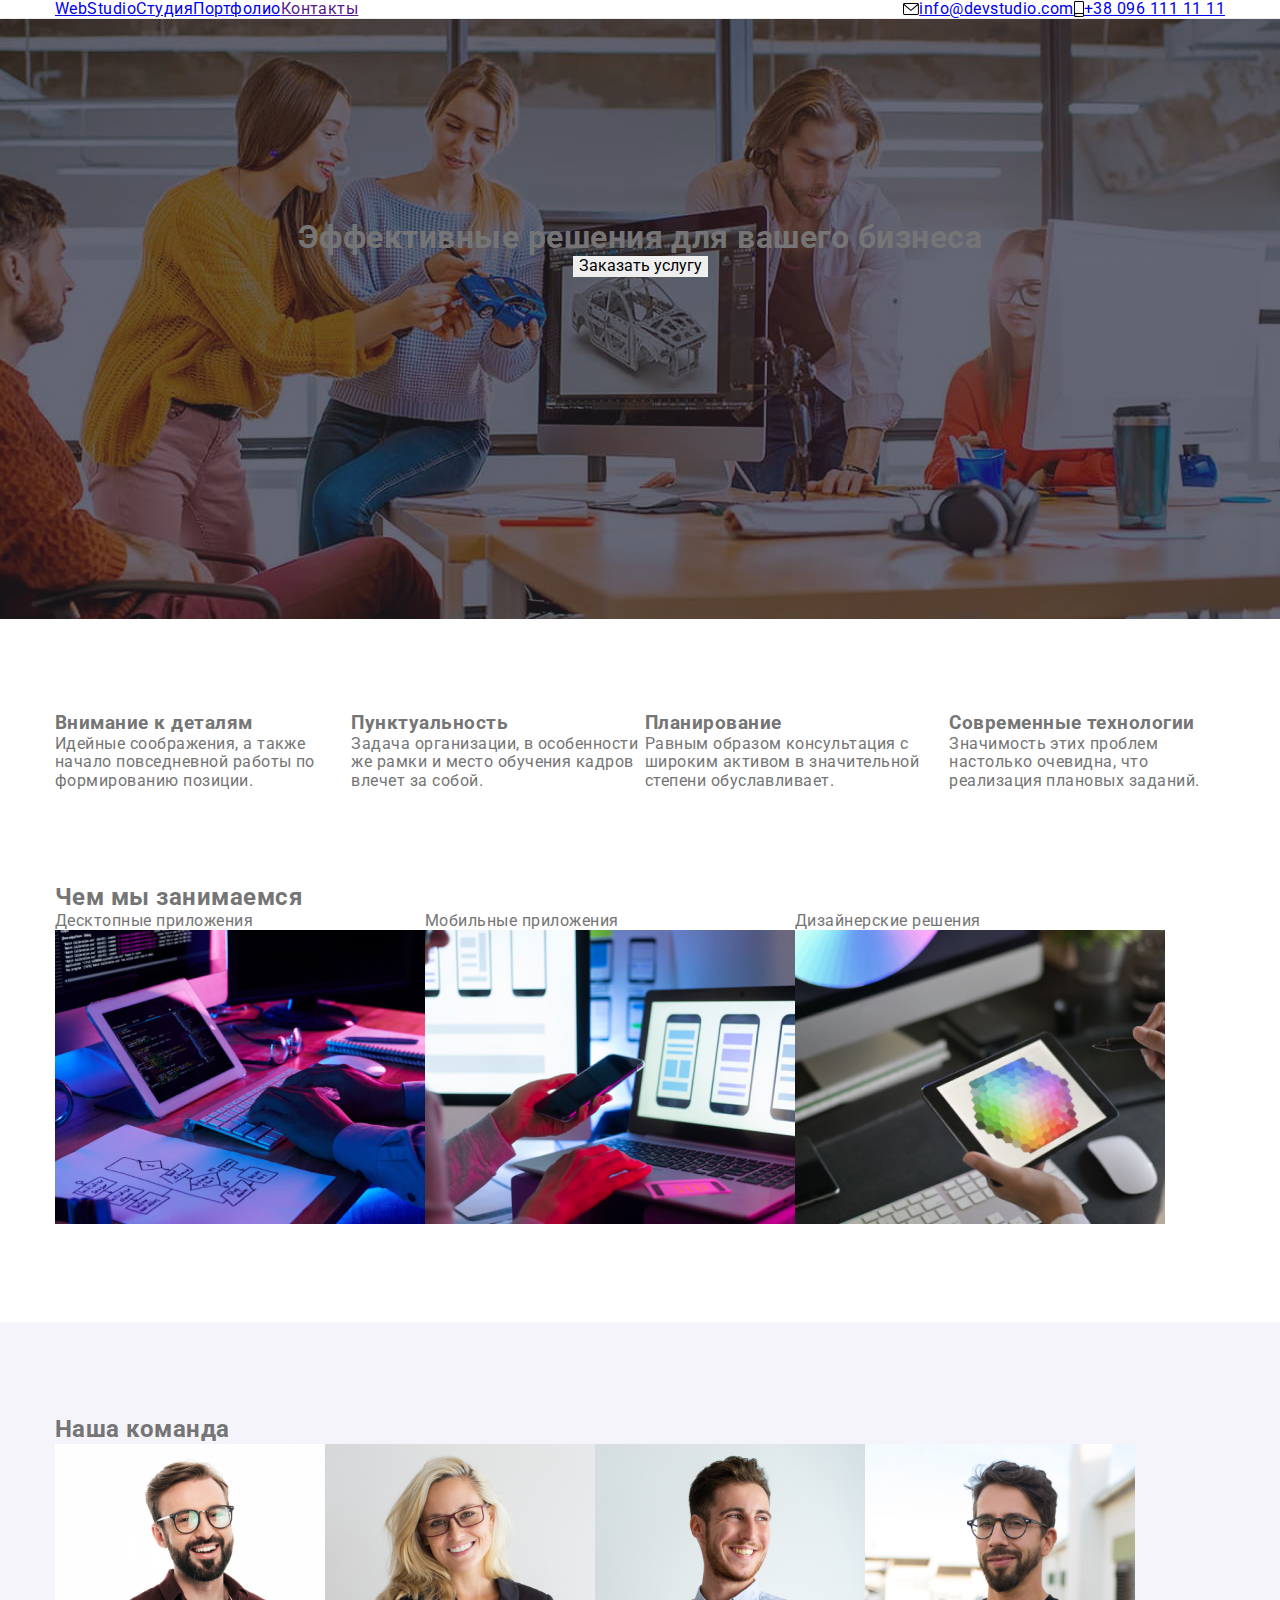
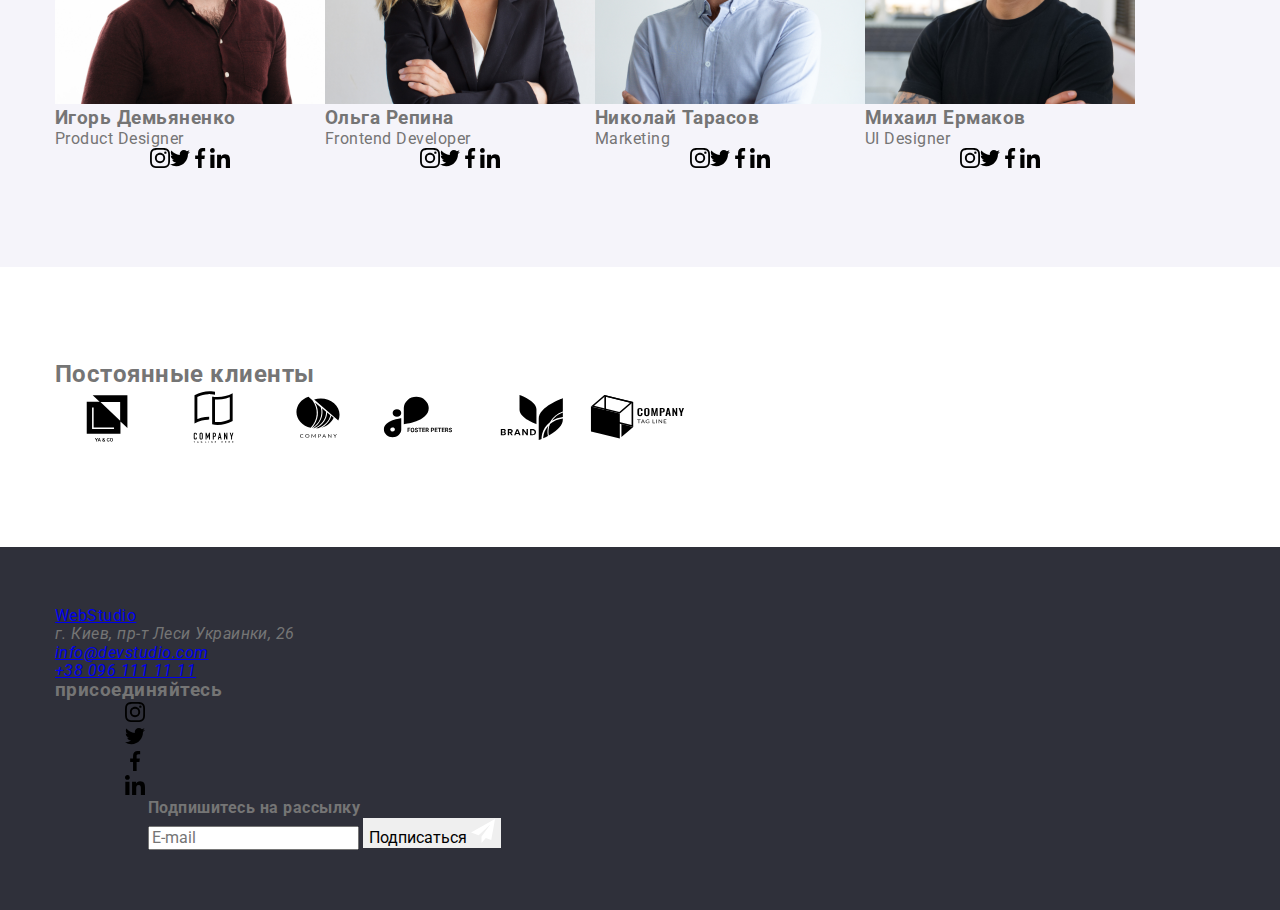
<file: index.html>
<!DOCTYPE html>
<html lang="ru">

<head>
    <meta charset="UTF-8">
    <meta http-equiv="X-UA-Compatible" content="IE=edge">
    <meta name="viewport" content="width=device-width, initial-scale=1.0">
    <title>Главная</title>
    <link
        href="https://fonts.googleapis.com/css2?family=Raleway:wght@700&family=Roboto:wght@400;500;700;900&display=swap"
        rel="stylesheet" />
    <link rel="stylesheet"
        href="https://cdnjs.cloudflare.com/ajax/libs/modern-normalize/1.1.0/modern-normalize.min.css" />
    <link rel="stylesheet" href="./CSS/styles.css" />
</head>

<body>
    <!--Шапка-->
    <header class="page-header">
        <div class="container main-nav">
            <nav class="main-nav">
                <a href="./index.html" class="logo">
                    Web<span>Studio</span>
                </a>

                <ul class="site-nav list">
                    <li class="item"><a href="./index.html" class="link current">Студия</a></li>
                    <li class="item"><a href="./portfolio.html" class="link">Портфолио</a></li>
                    <li class="item"><a href="" class="link">Контакты</a></li>
                </ul>
            </nav>

            <ul class="contacts list">
                <li class="item envelope"><a class="contacts link" href="mailto:info@devstudio.com">
                        <svg class="contacts-icon" width="16" height="12">
                            <use href="./images/sprite.svg#icon-envelope"></use>
                        </svg>
                        info@devstudio.com</a></li>
                <li class="item phone"><a class="contacts link" href="tel:380961111111">
                        <svg class="contacts-icon" width="10" height="16">
                            <use href="./images/sprite.svg#icon-smartphone"></use>
                        </svg>
                        +38 096 111 11 11</a></li>
            </ul>
        </div>
    </header>


    <main>
        <!--Герой-->
        <section class="section-hero">
            <h1 class="title">Эффективные решения для вашего бизнеса</h1>
            <button class="button primary" type="button" data-modal-open>Заказать услугу</button>
        </section>

        <div class="backdrop is-hidden" data-modal>
            <div class="modal">
                <button class="modal-btn" data-modal-close>
                    <svg class="modal-icon-close" width="18" height="18">
                        <use href="./images/form-sprite.svg#icon-close-modal"></use>
                    </svg>
                </button>

                <strong class="form-modal-title">Оставьте свои данные, мы вам перезвоним</strong>
                <form class="form">
                    <label class="form-field">
                        <span class="form-modal-label">Имя</span>
                        <div class="field-icon">
                            <input class="form-modal-input" type="text" name="user-name" id="user-name">
                            <svg class="form-modal-icon" width="18" height="18">
                            <use href="./images/form-sprite.svg#icon-user"></use>
                            </svg>
                        </div>
                        
                    </label>
                    
                    <label class="form-field">
                        <span class="form-modal-label">Телефон</span>
                        <div class="field-icon">
                            <input class="form-modal-input" type="tel" name="user-phone" id="user-phone">
                            <svg class="form-modal-icon" width="18" height="18">
                                <use href="./images/form-sprite.svg#icon-phone"></use>
                            </svg>
                        </div>
                    </label>
                        
                    <label class="form-field">
                        <span class="form-modal-label">Почта</span>
                        <div class="field-icon">
                            <input class="form-modal-input" type="email" name="user-mail" id="user-mail">
                            <svg class="form-modal-icon" width="18" height="18">
                                <use href="./images/form-sprite.svg#icon-mail"></use>
                            </svg>
                        </div>
                    </label>  
                            
                    <label class="form-field-comment">
                        <span class="form-modal-label">Комментарий</span>
                        <textarea class="modal-comment" name="comment" rows="5" placeholder="Введите текст"></textarea>
                    </label>
                                   
                
                    <label class="form-field-checkbox">
                        <input class="checkbox" type="checkbox"/>
                        <span class="custom-checkbox">
                            <svg class="custom-checkbox-icon"  width="16" height="15">
                                <use href="./images/form-sprite.svg#icon-check"></use>
                            </svg>
                        </span>
                        <span class="checkbox-description">Соглашаюсь с рассылкой и принимаю <a class="form-modal-link" href="">Условия договора</a></span>
                    </label>

                    <div class="form-field-btn">
                        <button class="form-modal-btn" 
                        type="submit">Отправить</button>
                    </div>
                    
                </form>
            </div>
        </div>

        <!--Принципы работы-->
        <section class="section-rules">
            <div class="container">
                <ul class="list rules">
                    <li class="item antenna">
                        <h3 class="title">Внимание к деталям</h3>
                        <p class="text">Идейные соображения, а также начало повседневной работы по формированию позиции.
                        </p>
                    </li>
                    <li class="item clock">
                        <h3 class="title">Пунктуальность</h3>
                        <p class="text">Задача организации, в особенности же рамки и место обучения кадров влечет за
                            собой.</p>
                    </li>
                    <li class="item diagram">
                        <h3 class="title">Планирование</h3>
                        <p class="text">Равным образом консультация с широким активом в значительной степени
                            обуславливает.</p>
                    </li>
                    <li class="item astronaut">
                        <h3 class="title">Современные технологии</h3>
                        <p class="text">Значимость этих проблем настолько очевидна, что реализация плановых заданий.</p>
                    </li>
                </ul>
            </div>
        </section>

        <!--Чем занимаемся-->
        <section class="section-work">
            <div class="container">
                <h2 class="title">Чем мы занимаемся</h2>
                <ul class="list work">
                    <li class="item">
                        <p class="text">Десктопные приложения</p>
                        <img class="img" src="./images/photo-1.jpg" alt="Создание сайтов" width="370"
                            height="294"></li>
                    <li class="item">
                        <p class="text">Мобильные приложения</p>
                        <img class="img" src="./images/photo-2.jpg" alt="Разработка приложений" width="370"
                            height="294"></li>
                    <li class="item">
                        <p class="text">Дизайнерские решения</p>
                        <img class="img" src="./images/photo-3.jpg" alt="Внешнее оформление" width="370"
                            height="294"></li>
                </ul>
            </div>
        </section>

        <!--Наша команда-->
        <section class="section-team">
            <div class="container">
                <h2 class="title">Наша команда</h2>

                <ul class="list team">
                    <li class="item mamber"><img class="img" src="./images/team-member1.jpg" alt="Игорь Демьяненко"
                            width="270" height="260">
                        <h3 class="title-mamber">Игорь Демьяненко</h3>
                        <p class="text">Product Designer</p>
                        <ul class="list socials">
                            <li class="socials item">
                                <a class="socials-link" href="" target="_blank" rel="noopener noreferrer"
                                    aria-label="иконка instagram">
                                    <svg class="socials-icon" width="20" height="20">
                                        <use href="./images/sprite.svg#icon-instagram"></use>
                                    </svg>
                                </a>
                            </li>
                            <li class="socials item">
                                <a class="socials-link" href="" target="_blank" rel="noopener noreferrer"
                                    aria-label="иконка twitter">
                                    <svg class="socials-icon" width="20" height="20">
                                        <use href="./images/sprite.svg#icon-twitter"></use>
                                    </svg>
                                </a>
                            </li>
                            <li class="socials item">
                                <a class="socials-link" href="" target="_blank" rel="noopener noreferrer"
                                    aria-label="иконка facebook">
                                    <svg class="socials-icon" width="20" height="20">
                                        <use href="./images/sprite.svg#icon-facebook"></use>
                                    </svg>
                                </a>
                            </li>
                            <li class="socials item">
                                <a class="socials-link" href="" target="_blank" rel="noopener noreferrer"
                                    aria-label="иконка linkedin">
                                    <svg class="socials-icon" width="20" height="20">
                                        <use href="./images/sprite.svg#icon-linkedin"></use>
                                    </svg>
                                </a>
                            </li>
                        </ul>
                    </li>
                    <li class="item mamber"><img class="img" src="./images/team-member2.jpg" alt="Ольга Репина"
                            width="270" height="260">
                        <h3 class="title-mamber">Ольга Репина</h3>
                        <p class="text">Frontend Developer</p>
                        <ul class="list socials">
                            <li class="socials item">
                                <a class="socials-link" href="" target="_blank" rel="noopener noreferrer"
                                    aria-label="иконка instagram">
                                    <svg class="socials-icon" width="20" height="20">
                                        <use href="./images/sprite.svg#icon-instagram"></use>
                                    </svg>
                                </a>
                            </li>
                            <li class="socials item">
                                <a class="socials-link" href="" target="_blank" rel="noopener noreferrer"
                                    aria-label="иконка twitter">
                                    <svg class="socials-icon" width="20" height="20">
                                        <use href="./images/sprite.svg#icon-twitter"></use>
                                    </svg>
                                </a>
                            </li>
                            <li class="socials item">
                                <a class="socials-link" href="" target="_blank" rel="noopener noreferrer"
                                    aria-label="иконка facebook">
                                    <svg class="socials-icon" width="20" height="20">
                                        <use href="./images/sprite.svg#icon-facebook"></use>
                                    </svg>
                                </a>
                            </li>
                            <li class="socials item">
                                <a class="socials-link" href="" target="_blank" rel="noopener noreferrer"
                                    aria-label="иконка linkedin">
                                    <svg class="socials-icon" width="20" height="20">
                                        <use href="./images/sprite.svg#icon-linkedin"></use>
                                    </svg>
                                </a>
                            </li>
                        </ul>
                    </li>
                    <li class="item mamber"><img class="img" src="./images/team-member3.jpg" alt="Николай Тарасов"
                            width="270" height="260">
                        <h3 class="title-mamber">Николай Тарасов</h3>
                        <p class="text">Marketing</p>
                        <ul class="list socials">
                            <li class="socials item">
                                <a class="socials-link" href="" target="_blank" rel="noopener noreferrer"
                                    aria-label="иконка instagram">
                                    <svg class="socials-icon" width="20" height="20">
                                        <use href="./images/sprite.svg#icon-instagram"></use>
                                    </svg>
                                </a>
                            </li>
                            <li class="socials item">
                                <a class="socials-link" href="" target="_blank" rel="noopener noreferrer"
                                    aria-label="иконка twitter">
                                    <svg class="socials-icon" width="20" height="20">
                                        <use href="./images/sprite.svg#icon-twitter"></use>
                                    </svg>
                                </a>
                            </li>
                            <li class="socials item">
                                <a class="socials-link" href="" target="_blank" rel="noopener noreferrer"
                                    aria-label="иконка facebook">
                                    <svg class="socials-icon" width="20" height="20">
                                        <use href="./images/sprite.svg#icon-facebook"></use>
                                    </svg>
                                </a>
                            </li>
                            <li class="socials item">
                                <a class="socials-link" href="" target="_blank" rel="noopener noreferrer"
                                    aria-label="иконка linkedin">
                                    <svg class="socials-icon" width="20" height="20">
                                        <use href="./images/sprite.svg#icon-linkedin"></use>
                                    </svg>
                                </a>
                            </li>
                        </ul>
                    </li>
                    <li class="item mamber"><img class="img" src="./images/team-member4.jpg" alt="Михаил Ермаков"
                            width="270" height="260">
                        <h3 class="title-mamber">Михаил Ермаков</h3>
                        <p class="text">UI Designer</p>
                        <ul class="list socials">
                            <li class="socials item">
                                <a class="socials-link" href="" target="_blank" rel="noopener noreferrer"
                                    aria-label="иконка instagram">
                                    <svg class="socials-icon" width="20" height="20">
                                        <use href="./images/sprite.svg#icon-instagram"></use>
                                    </svg>
                                </a>
                            </li>
                            <li class="socials item">
                                <a class="socials-link" href="" target="_blank" rel="noopener noreferrer"
                                    aria-label="иконка twitter">
                                    <svg class="socials-icon" width="20" height="20">
                                        <use href="./images/sprite.svg#icon-twitter"></use>
                                    </svg>
                                </a>
                            </li>
                            <li class="socials item">
                                <a class="socials-link" href="" target="_blank" rel="noopener noreferrer"
                                    aria-label="иконка facebook">
                                    <svg class="socials-icon" width="20" height="20">
                                        <use href="./images/sprite.svg#icon-facebook"></use>
                                    </svg>
                                </a>
                            </li>
                            <li class="socials item">
                                <a class="socials-link" href="" target="_blank" rel="noopener noreferrer"
                                    aria-label="иконка linkedin">
                                    <svg class="socials-icon" width="20" height="20">
                                        <use href="./images/sprite.svg#icon-linkedin"></use>
                                    </svg>
                                </a>
                            </li>
                        </ul>
                    </li>
                </ul>
            </div>
        </section>

        <!--Постоянные клиенты-->
        <section class="section-clients">
            <div class="container">
                <h2 class="title">Постоянные клиенты</h2>
                <ul class="list clients">
                    <li class="item">
                        <a class="clients-link" href="">
                            <svg class="clients-icon" width="106" height="60">
                                <use href="./images/sprite.svg#icon-client-1"></use>
                            </svg>
                        </a>
                    </li>
                    <li class="item">
                        <a class="clients-link" href="">
                            <svg class="clients-icon" width="106" height="60">
                                <use href="./images/sprite.svg#icon-client-2"></use>
                            </svg>
                        </a>
                    </li>
                    <li class="item">
                        <a class="clients-link" href="">
                            <svg class="clients-icon" width="106" height="60">
                                <use href="./images/sprite.svg#icon-client-3"></use>
                            </svg>
                        </a>
                    </li>
                    <li class="item">
                        <a class="clients-link" href="">
                            <svg class="clients-icon" width="106" height="60">
                                <use href="./images/sprite.svg#icon-client-4"></use>
                            </svg>
                        </a>
                    </li>
                    <li class="item">
                        <a class="clients-link" href="">
                            <svg class="clients-icon" width="106" height="60">
                                <use href="./images/sprite.svg#icon-client-5"></use>
                            </svg>
                        </a>
                    </li>
                    <li class="item">
                        <a class="clients-link" href="">
                            <svg class="clients-icon" width="106" height="60">
                                <use href="./images/sprite.svg#icon-client-6"></use>
                            </svg>
                        </a>
                    </li>
                </ul>
            </div>
        </section>
    </main>

    <!--Футер-->
    <footer class="footer">
        <div class="container container-footer">
            <div class="footer-address">
                <a href="./index.html" class="logo">
                    Web<span>Studio</span>
                </a>

                <address class="address">
                    г. Киев, пр-т Леси Украинки, 26
                </address>

                <address>
                    <ul class="footer-list list">
                        <li class="footer-item"><a href="mailto:info@devstudio.com" class="link">info@devstudio.com</a>
                        </li>
                        <li class="footer-item"><a href="tel:380961111111" class="link">+38 096 111 11 11</a></li>
                    </ul>
                </address>
            </div>

            <div class="join-footer">
                <h3 class="title">присоединяйтесь</h3>
                <ul class="list join-list">
                    <li class="join item">
                        <a class="join-link" href="" target="_blank" rel="noopener noreferrer"
                            aria-label="иконка instagram">
                            <svg class="join-icon" width="20" height="20">
                                <use href="./images/sprite.svg#icon-instagram"></use>
                            </svg>
                        </a>
                    </li>
                    <li class="join item">
                        <a class="join-link" href="" target="_blank" rel="noopener noreferrer"
                            aria-label="иконка twitter">
                            <svg class="join-icon" width="20" height="20">
                                <use href="./images/sprite.svg#icon-twitter"></use>
                            </svg>
                        </a>
                    </li>
                    <li class="join item">
                        <a class="join-link" href="" target="_blank" rel="noopener noreferrer"
                            aria-label="иконка facebook">
                            <svg class="join-icon" width="20" height="20">
                                <use href="./images/sprite.svg#icon-facebook"></use>
                            </svg>
                        </a>
                    </li>
                    <li class="join item">
                        <a class="join-link" href="" target="_blank" rel="noopener noreferrer"
                            aria-label="иконка linkedin">
                            <svg class="join-icon" width="20" height="20">
                                <use href="./images/sprite.svg#icon-linkedin"></use>
                            </svg>
                        </a>
                    </li>
                </ul>
            </div>
            
        <div class="footer-subscription">
            <strong class="form-footer-title">Подпишитесь на рассылку</strong>
            <form class="form-footer">
                <label class="form-footer-field">
                    <input class="form-footer-input" type="email" placeholder="E-mail">
                </label>

                <button class="form-footer-btn" type="submit">Подписаться
                    <svg class="form-footer-icon" width="24" height="24">
                        <use href="./images/form-sprite.svg#icon-send"></use>
                    </svg>
                </button>
            </form>
        </div>
            
        </div>

    </footer>

    <script src="./js/modal.js"></script>

</body>

</html>
</file>
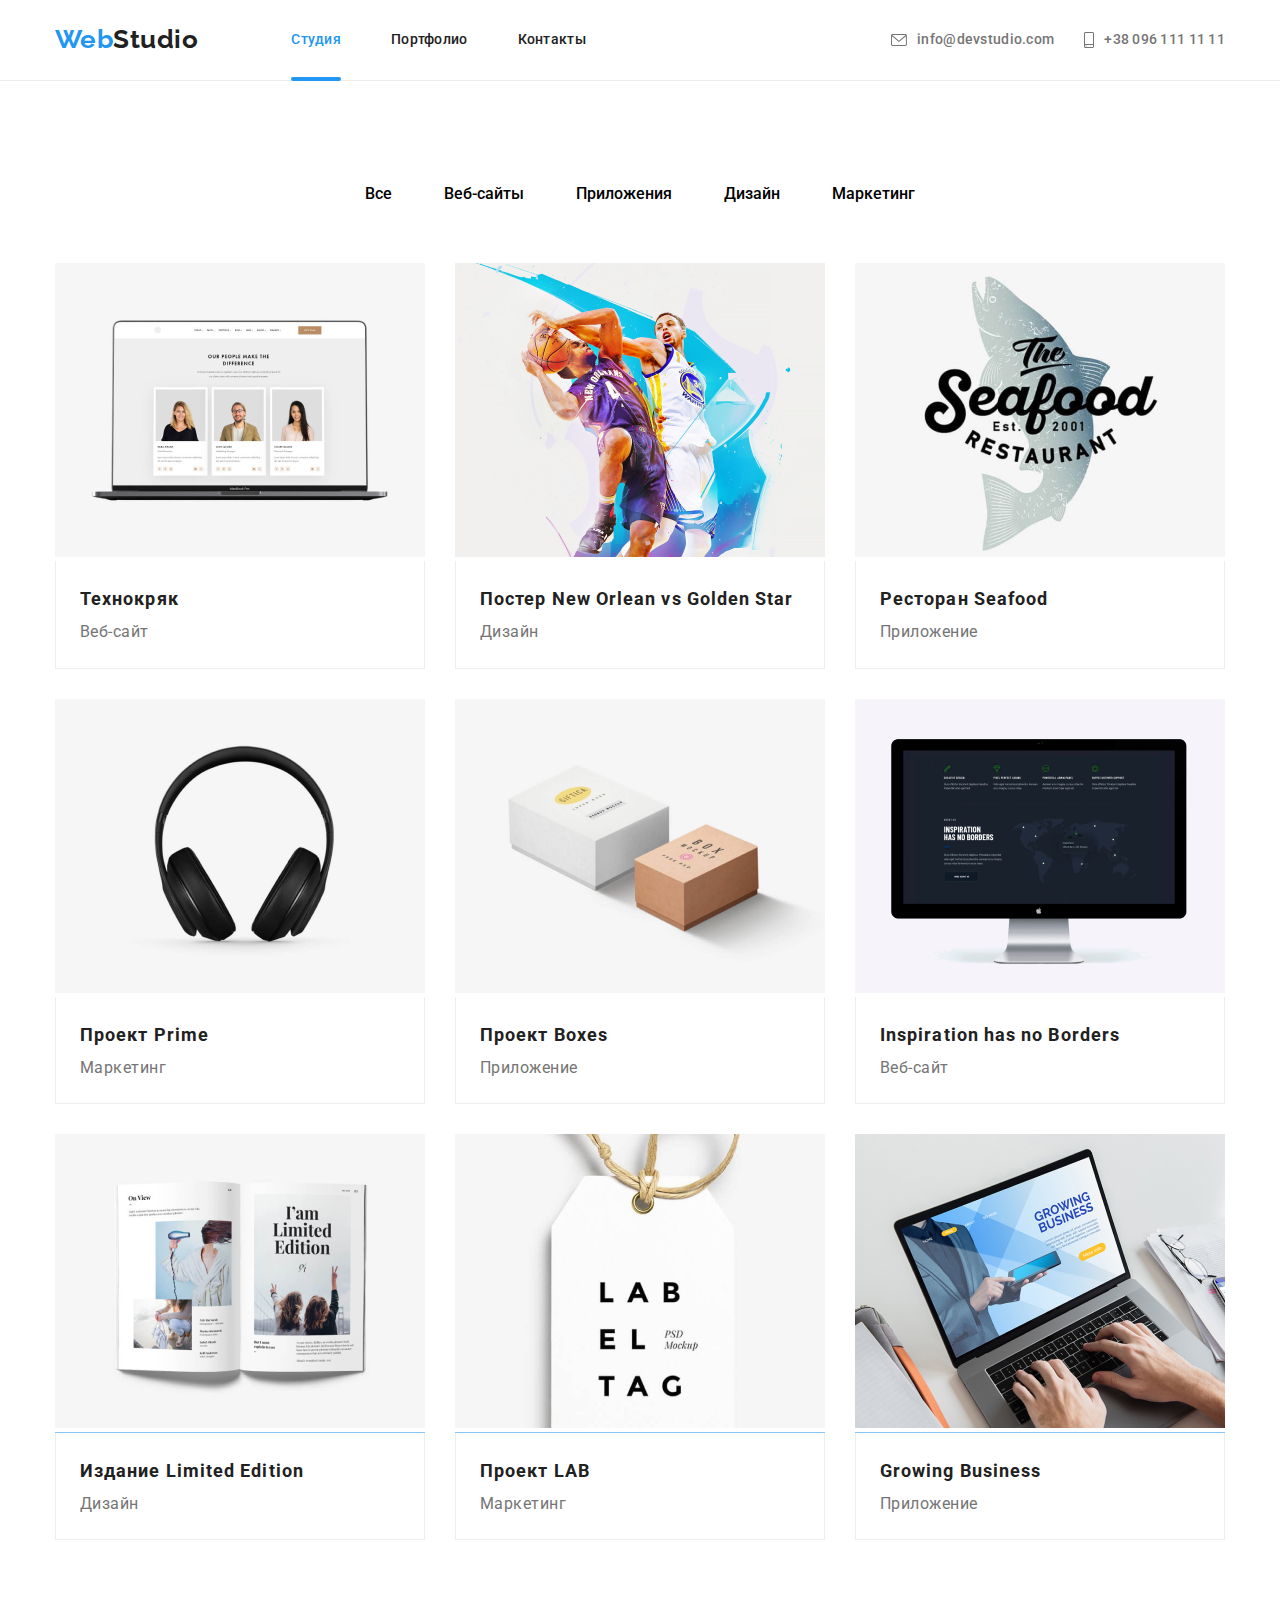
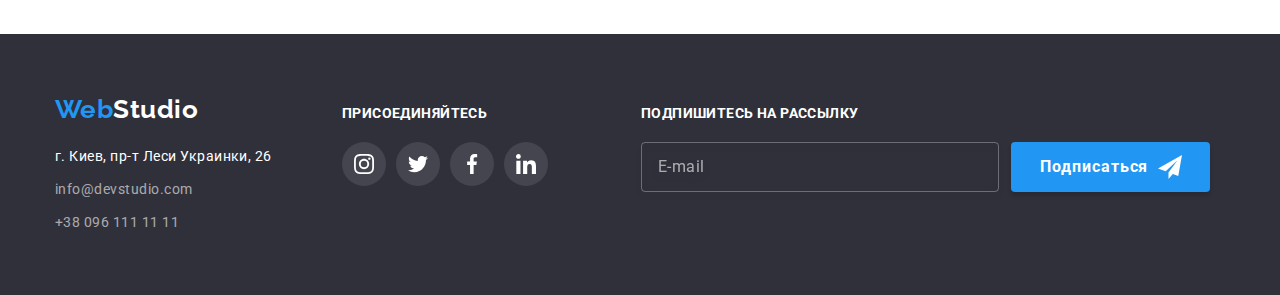
<file: portfolio.html>
<!DOCTYPE html>
<html lang="en">
<head>
    <meta charset="UTF-8">
    <meta http-equiv="X-UA-Compatible" content="IE=edge">
    <meta name="viewport" content="width=device-width, initial-scale=1.0">
    <title>Портфолио</title>
    <link href="https://fonts.googleapis.com/css2?family=Raleway:wght@700&family=Roboto:wght@400;500;700;900&display=swap"
        rel="stylesheet" />
    <link rel="stylesheet" href="https://cdnjs.cloudflare.com/ajax/libs/modern-normalize/1.1.0/modern-normalize.min.css" />
    <link rel="stylesheet" href="./CSS/styles.css"/>
  </head>
<body>
<!--Шапка-->
<header class="page-header">
    <div class="container main-nav">
        <nav class="main-nav">
            <a href="./index.html" class="main-nav__logo">
                Web<span class="main-nav__text">Studio</span>
            </a>

            <ul class="site-nav list">
                <li class="site-nav__item"><a href="./index.html"
                        class="site-nav__link site-nav__link--current">Студия</a></li>
                <li class="site-nav__item"><a href="./portfolio.html" class="site-nav__link">Портфолио</a></li>
                <li class="site-nav__item"><a href="" class="site-nav__link">Контакты</a></li>
            </ul>
        </nav>

        <ul class="contacts list">
            <li class="contacts__item envelope"><a class="contacts__link link" href="mailto:info@devstudio.com">
                    <svg class="contacts__icon" width="16" height="12">
                        <use href="./images/sprite.svg#icon-envelope"></use>
                    </svg>
                    info@devstudio.com</a></li>
            <li class="contacts__item phone"><a class="contacts__link link" href="tel:380961111111">
                    <svg class="contacts__icon" width="10" height="16">
                        <use href="./images/sprite.svg#icon-smartphone"></use>
                    </svg>
                    +38 096 111 11 11</a></li>
        </ul>
    </div>
</header>

<main>

    <section class="portfolio">
        <div class="container">
            <ul class="list portfolio-filter">
                <li class="portfolio-filter__item"><button class="portfolio-filter__button" type="button">Все</button></li>
                <li class="portfolio-filter__item"><button class="portfolio-filter__button" type="button">Веб-сайты</button></li>
                <li class="portfolio-filter__item"><button class="portfolio-filter__button" type="button">Приложения</button></li>
                <li class="portfolio-filter__item"><button class="portfolio-filter__button" type="button">Дизайн</button></li>
                <li class="portfolio-filter__item"><button class="portfolio-filter__button" type="button">Маркетинг</button></li>
            </ul>
            
            
            <ul class="projects list">
                <li class="projects__item">
                    <a class="projects__link" href="">
                    <div class="projects-thumb">
                            <img class="projects-thumb__img" src="./images/technokryak.jpg" alt="Технокряк" width="370" height="294">
                            <p class="projects-thumb__text">Ресурс предлагает комплексные предложения с разным уровнем функционала и сервисов. Все это
                                позволит посетителю получить
                                исчерпывающие сведения о компании или частном лице.</p>
                    </div>
                       <div class="projects-border"> 
                        <h2 class="projects-border__title">Технокряк</h2>
                        <p class="projects-border__text">Веб-сайт</p>
                        </div>
                    </a>
                </li>
                <li class="projects__item">
                    <a class="projects__link" href="">
                    <div class="projects-thumb">
                        <img class="projects-thumb__img" src="./images/poster.jpg" alt="Постер New Orlean vs Golden Star" width="370" height="294">
                        <p class="projects-thumb__text">Ресурс предлагает комплексные предложения с разным уровнем функционала и сервисов. Все это
                            позволит посетителю получить
                            исчерпывающие сведения о компании или частном лице.</p>
                    </div>
                       <div class="projects-border"> 
                        <h2 class="projects-border__title">Постер New Orlean vs Golden Star</h2>
                        <p class="projects-border__text">Дизайн</p>
                        </div>
                    </a>
                </li>
                <li class="projects__item">
                    <a class="projects__link" href="">
                    <div class="projects-thumb">
                        <img class="projects-thumb__img" src="./images/restaurant.jpg" alt="Ресторан Seafood" width="370" height="294">
                        <p class="projects-thumb__text">Ресурс предлагает комплексные предложения с разным уровнем функционала и сервисов. Все это
                            позволит посетителю получить
                            исчерпывающие сведения о компании или частном лице.</p>
                    </div>
                       <div class="projects-border"> 
                        <h2 class="projects-border__title">Ресторан Seafood</h2>
                        <p class="projects-border__text">Приложение</p>
                        </div>
                    </a>
                </li>
                <li class="projects__item">
                    <a class="projects__link" href="">
                    <div class="projects-thumb">
                        <img class="projects-thumb__img" src="./images/project-prime.jpg" alt="Проект Prime" width="370" height="294">
                        <p class="projects-thumb__text">Ресурс предлагает комплексные предложения с разным уровнем функционала и сервисов. Все это
                            позволит посетителю получить
                            исчерпывающие сведения о компании или частном лице.</p>
                    </div>
                       <div class="projects-border"> 
                        <h2 class="projects-border__title">Проект Prime</h2>
                        <p class="projects-border__text">Маркетинг</p>
                        </div>
                    </a>
                </li>
                <li class="projects__item">
                    <a class="projects__link" href="">
                    <div class="projects-thumb">
                        <img class="projects-thumb__img" src="./images/project-boxes.jpg" alt="Проект Boxes" width="370" height="294">
                        <p class="projects-thumb__text">Ресурс предлагает комплексные предложения с разным уровнем функционала и сервисов. Все это
                            позволит посетителю получить
                            исчерпывающие сведения о компании или частном лице.</p>
                    </div>
                       <div class="projects-border"> 
                        <h2 class="projects-border__title">Проект Boxes</h2>
                        <p class="projects-border__text">Приложение</p>
                        </div>
                    </a>
                </li>
                <li class="projects__item">
                    <a class="projects__link" href="">
                    <div class="projects-thumb">
                        <img class="projects-thumb__img" src="./images/inspiration.jpg" alt="Inspiration has no Borders" width="370" height="294">
                        <p class="projects-thumb__text">Ресурс предлагает комплексные предложения с разным уровнем функционала и сервисов. Все это
                            позволит посетителю получить
                            исчерпывающие сведения о компании или частном лице.</p>
                    </div>
                       <div class="projects-border"> 
                        <h2 class="projects-border__title">Inspiration has no Borders</h2>
                        <p class="projects-border__text">Веб-сайт</p>
                        </div>
                    </a>
                </li>
                <li class="projects__item">
                    <a class="projects__link" href="">
                    <div class="projects-thumb">
                        <img class="projects-thumb__img" src="./images/limited-edition.jpg" alt="Издание Limited Edition" width="370" height="294">
                        <p class="projects-thumb__text">Ресурс предлагает комплексные предложения с разным уровнем функционала и сервисов. Все это
                            позволит посетителю получить
                            исчерпывающие сведения о компании или частном лице.</p>
                    </div>
                       <div class="projects-border"> 
                        <h2 class="projects-border__title">Издание Limited Edition</h2>
                        <p class="projects-border__text">Дизайн</p>
                        </div>
                    </a>
                </li>
                <li class="projects__item">
                    <a class="projects__link" href="">
                    <div class="projects-thumb">
                        <img class="projects-thumb__img" src="./images/project-lab.jpg" alt="Проект LAB" width="370" height="294">
                        <p class="projects-thumb__text">Ресурс предлагает комплексные предложения с разным уровнем функционала и сервисов. Все это
                            позволит посетителю получить
                            исчерпывающие сведения о компании или частном лице.</p>
                    </div>
                       <div class="projects-border"> 
                        <h2 class="projects-border__title">Проект LAB</h2>
                        <p class="projects-border__text">Маркетинг</p>
                        </div>
                    </a>
                </li>
                <li class="projects__item">
                    <a class="projects__link" href="">
                    <div class="projects-thumb">
                        <img class="projects-thumb__img" src="./images/growing-business.jpg" alt="Growing Business" width="370" height="294">
                        <p class="projects-thumb__text">Ресурс предлагает комплексные предложения с разным уровнем функционала и сервисов. Все это
                            позволит посетителю получить
                            исчерпывающие сведения о компании или частном лице.</p>
                    </div>
                       <div class="projects-border"> 
                        <h2 class="projects-border__title">Growing Business</h2>
                        <p class="projects-border__text">Приложение</p>
                        </div>
                    </a>
                </li>
            </ul>

        </div>
    </section>

</main>

<!--Футер-->
<footer class="footer">
    <div class="container footer__container">
        <div class="footer-address">
            <a href="./index.html" class="footer__logo">
                Web<span class="footer__text">Studio</span>
            </a>

            <address class="footer__address">
                г. Киев, пр-т Леси Украинки, 26
            </address>

            <address>
                <ul class="footer__contacts list">
                    <li class="footer__item"><a href="mailto:info@devstudio.com"
                            class="footer__link">info@devstudio.com</a>
                    </li>
                    <li class="footer__item"><a href="tel:380961111111" class="footer__link">+38 096 111 11 11</a></li>
                </ul>
            </address>
        </div>

        <div class="join">
            <h3 class="join__title">присоединяйтесь</h3>
            <ul class="list join__list">
                <li class="join__item">
                    <a class="join__link" href="" target="_blank" rel="noopener noreferrer"
                        aria-label="иконка instagram">
                        <svg class="join__icon" width="20" height="20">
                            <use href="./images/sprite.svg#icon-instagram"></use>
                        </svg>
                    </a>
                </li>
                <li class="join__item">
                    <a class="join__link" href="" target="_blank" rel="noopener noreferrer" aria-label="иконка twitter">
                        <svg class="join__icon" width="20" height="20">
                            <use href="./images/sprite.svg#icon-twitter"></use>
                        </svg>
                    </a>
                </li>
                <li class="join__item">
                    <a class="join__link" href="" target="_blank" rel="noopener noreferrer"
                        aria-label="иконка facebook">
                        <svg class="join__icon" width="20" height="20">
                            <use href="./images/sprite.svg#icon-facebook"></use>
                        </svg>
                    </a>
                </li>
                <li class="join__item">
                    <a class="join__link" href="" target="_blank" rel="noopener noreferrer"
                        aria-label="иконка linkedin">
                        <svg class="join__icon" width="20" height="20">
                            <use href="./images/sprite.svg#icon-linkedin"></use>
                        </svg>
                    </a>
                </li>
            </ul>
        </div>

        <div class="footer-subscription">
            <strong class="footer-subscription__title">Подпишитесь на рассылку</strong>
            <form class="footer-form">
                <label class="footer-form__field">
                    <input class="footer-form__input" type="email" placeholder="E-mail">
                </label>

                <button class="footer-form__btn" type="submit">Подписаться
                    <svg class="footer-form__icon" width="24" height="24">
                        <use href="./images/form-sprite.svg#icon-send"></use>
                    </svg>
                </button>
            </form>
        </div>

    </div>

</footer>

</body>

</html>
</file>
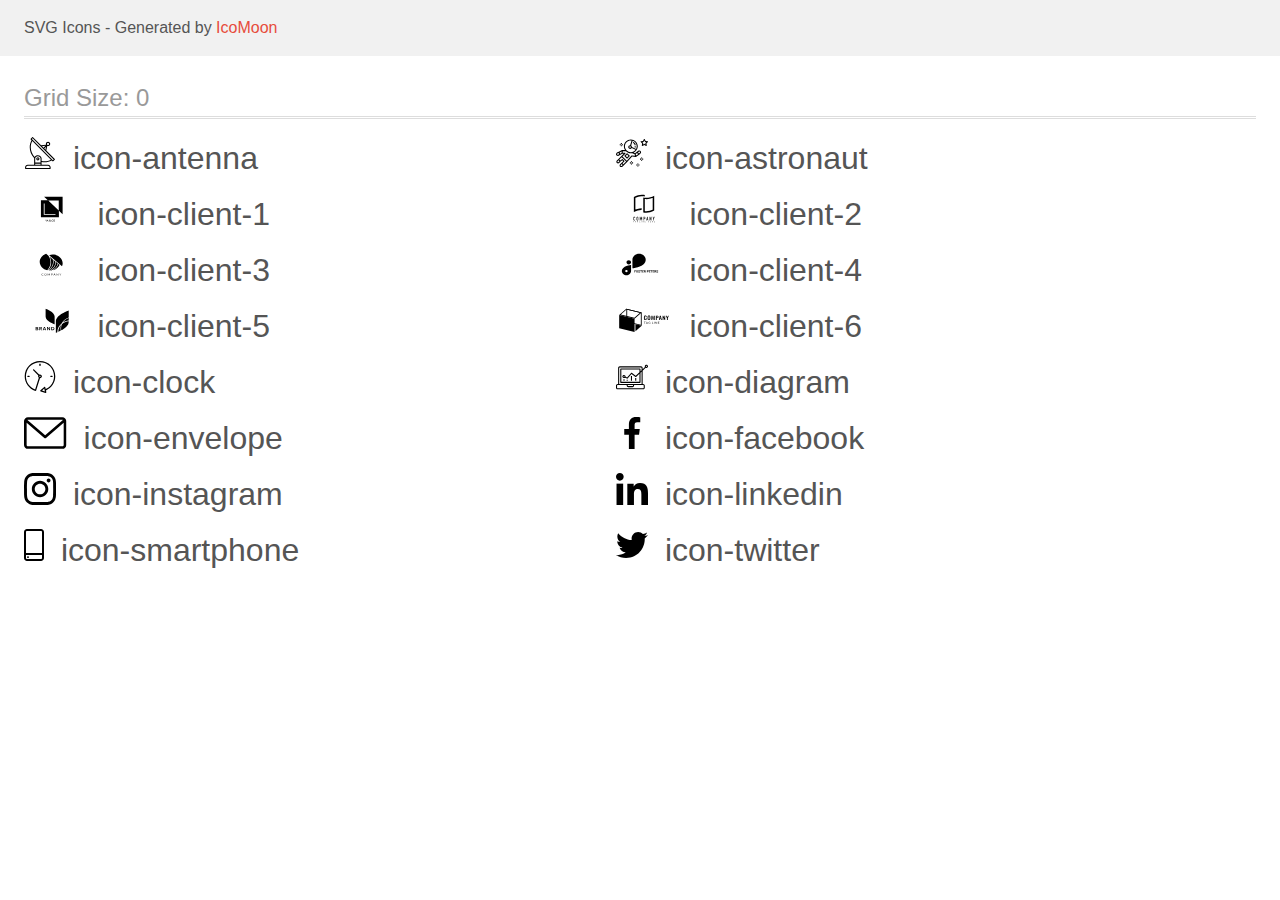
<file: images/icomoon/demo.html>
<!doctype html>
<html>
<head>
    <title>IcoMoon - SVG Icons</title>
    <meta charset="utf-8">
    <meta name="viewport" content="width=device-width, initial-scale=1">
    <link rel="stylesheet" href="demo-files/demo.css">
    <link rel="stylesheet" href="style.css">
</head>
<body>
<svg aria-hidden="true" style="position: absolute; width: 0; height: 0; overflow: hidden;" version="1.1" xmlns="http://www.w3.org/2000/svg" xmlns:xlink="http://www.w3.org/1999/xlink">
<defs>
<symbol id="icon-antenna" viewBox="0 0 32 32">
<path d="M30.773 22.098l-8.443-8.505 0.937-4.615c0.242 0.094 0.499 0.144 0.758 0.146h0.006c1.192 0.014 2.17-0.941 2.184-2.133s-0.941-2.17-2.133-2.184c-1.192-0.014-2.17 0.941-2.184 2.133-0.003 0.255 0.039 0.509 0.125 0.749l-4.96 0.605-8.091-8.133c-0.099-0.101-0.235-0.159-0.377-0.16-0.14 0.001-0.274 0.056-0.373 0.155l-1.513 1.504c-0.208 0.208-0.208 0.546 0 0.754l0.814 0.826c-3.153 5.798-2.129 12.978 2.519 17.663 0.043 0.041 0.092 0.074 0.146 0.098-0.034 0.18-0.051 0.364-0.052 0.547v6.187h-6.4c-1.472 0.002-2.665 1.195-2.667 2.667v1.067c0 0.295 0.239 0.533 0.533 0.533h24.533c0.295 0 0.533-0.239 0.533-0.533v-1.067c-0.002-1.472-1.195-2.665-2.667-2.667h-6.4v-2.742c1.003 0.21 2.024 0.317 3.049 0.32 2.458-0.003 4.877-0.615 7.040-1.783l0.818 0.823c0.099 0.101 0.235 0.159 0.377 0.16 0.14-0.001 0.274-0.056 0.373-0.155l1.513-1.504c0.208-0.208 0.208-0.546 0-0.754zM23.28 6.233c0.418-0.415 1.093-0.414 1.508 0.004s0.414 1.093-0.004 1.508c-0.2 0.199-0.47 0.31-0.752 0.31h-0.003c-0.589-0.003-1.064-0.483-1.061-1.072 0.002-0.282 0.115-0.552 0.314-0.751h-0.002zM22.024 9.738l-0.598 2.946-1.175-1.182 1.774-1.763zM21.419 8.836l-1.92 1.909-1.485-1.493 3.405-0.415zM24.004 28.8c0.884 0 1.6 0.716 1.6 1.6v0.533h-23.467v-0.533c0-0.884 0.716-1.6 1.6-1.6h20.267zM16.537 26.667v1.067h-5.333v-1.067h5.333zM11.204 25.6v-4.053c0-1.294 1.196-2.347 2.667-2.347s2.667 1.053 2.667 2.347v4.053h-5.333zM17.604 23.904v-2.357c0-1.882-1.675-3.413-3.733-3.413-1.331-0.020-2.576 0.657-3.281 1.786-4.058-4.274-4.971-10.645-2.279-15.887l18.602 18.708c-2.872 1.461-6.165 1.873-9.309 1.163zM28.893 23.22l-21.057-21.181 0.755-0.752 7.935 7.98c0.004 0 0.006 0.007 0.010 0.010l13.115 13.191-0.757 0.752z"></path>
<path d="M13.876 20.267h-0.005c-0.884-0.001-1.601 0.714-1.602 1.598s0.714 1.601 1.598 1.602h0.005c0.884 0.001 1.601-0.714 1.602-1.598s-0.714-1.601-1.598-1.602zM14.249 22.245c-0.1 0.1-0.236 0.156-0.378 0.155-0.295-0.002-0.532-0.242-0.531-0.536 0.001-0.141 0.057-0.276 0.157-0.375s0.233-0.154 0.373-0.155c0.295 0.002 0.532 0.241 0.53 0.536-0.001 0.141-0.057 0.276-0.157 0.375h0.005z"></path>
</symbol>
<symbol id="icon-astronaut" viewBox="0 0 32 32">
<path d="M31.974 4.524c-0.063-0.193-0.229-0.333-0.43-0.363l-1.91-0.278-0.855-1.731c-0.179-0.365-0.777-0.365-0.956 0l-0.855 1.731-1.91 0.278c-0.201 0.029-0.367 0.17-0.431 0.363-0.062 0.193-0.011 0.405 0.135 0.547l1.383 1.348-0.326 1.903c-0.034 0.2 0.048 0.402 0.212 0.522 0.166 0.121 0.382 0.135 0.562 0.040l1.709-0.899 1.709 0.899c0.078 0.041 0.164 0.061 0.249 0.061 0.11 0 0.221-0.034 0.314-0.102 0.164-0.119 0.246-0.322 0.212-0.522l-0.326-1.903 1.383-1.348c0.145-0.142 0.197-0.354 0.135-0.547zM29.511 5.851c-0.125 0.122-0.183 0.299-0.153 0.472l0.191 1.114-1-0.526c-0.078-0.041-0.163-0.061-0.249-0.061s-0.17 0.020-0.249 0.061l-1.001 0.526 0.191-1.114c0.030-0.173-0.028-0.349-0.153-0.472l-0.81-0.789 1.119-0.163c0.174-0.025 0.324-0.134 0.402-0.292l0.5-1.013 0.5 1.013c0.078 0.157 0.228 0.267 0.402 0.292l1.119 0.163-0.809 0.789z"></path>
<path d="M26.134 20.522h-1.067v1.067h1.067v-1.067z"></path>
<path d="M26.134 22.656h-1.067v1.067h1.067v-1.067z"></path>
<path d="M27.2 21.589h-1.067v1.067h1.067v-1.067z"></path>
<path d="M25.067 21.589h-1.067v1.067h1.067v-1.067z"></path>
<path d="M22.4 26.389h-1.067v1.067h1.067v-1.067z"></path>
<path d="M22.4 28.522h-1.067v1.067h1.067v-1.067z"></path>
<path d="M23.467 27.456h-1.067v1.067h1.067v-1.067z"></path>
<path d="M21.333 27.456h-1.067v1.067h1.067v-1.067z"></path>
<path d="M16 24.256h-1.067v1.067h1.067v-1.067z"></path>
<path d="M16 26.389h-1.067v1.067h1.067v-1.067z"></path>
<path d="M17.067 25.322h-1.067v1.067h1.067v-1.067z"></path>
<path d="M14.933 25.322h-1.067v1.067h1.067v-1.067z"></path>
<path d="M5.867 6.122h-1.067v1.067h1.067v-1.067z"></path>
<path d="M5.867 8.255h-1.067v1.067h1.067v-1.067z"></path>
<path d="M6.933 7.189h-1.067v1.067h1.067v-1.067z"></path>
<path d="M4.8 7.189h-1.067v1.067h1.067v-1.067z"></path>
<path d="M24.715 14.159c-0.287-0.388-0.709-0.637-1.188-0.705-0.481-0.068-0.956 0.058-1.34 0.352l-1.252 0.96-1.898 1.417-1.358-0.541c2.421-1.086 4.114-3.508 4.114-6.32 0-3.823-3.123-6.933-6.961-6.933s-6.961 3.11-6.961 6.933c0 1.386 0.414 2.674 1.12 3.758l-2.764-0.024c-0.002 0-0.003 0-0.005 0-0.009 0-0.015 0.004-0.023 0.005-0.053 0.002-0.105 0.013-0.155 0.031-0.013 0.005-0.026 0.008-0.038 0.013-0.006 0.003-0.013 0.003-0.019 0.006l-3.233 1.596c-0.001 0-0.001 0-0.001 0.001l-1.893 0.911c-0.021 0.009-0.042 0.021-0.063 0.035-0.755 0.502-1.012 1.489-0.598 2.295 0.22 0.429 0.595 0.745 1.056 0.889 0.178 0.055 0.359 0.083 0.539 0.083 0.29 0 0.577-0.071 0.839-0.211l1.388-0.738 2.264-1.169 1.357-0.008-5.442 5.416c-0.001 0.001-0.001 0.001-0.002 0.001l-1.339 1.333c-0.316 0.315-0.49 0.732-0.49 1.178s0.174 0.863 0.49 1.179c0.325 0.323 0.752 0.485 1.179 0.485s0.854-0.162 1.18-0.485l1.314-1.309 1.741-1.3 0.901 0.897-1.762 1.754c-0 0.001-0.001 0.001-0.002 0.001l-1.339 1.333c-0.316 0.315-0.49 0.732-0.49 1.178s0.174 0.863 0.49 1.179c0.325 0.323 0.753 0.485 1.18 0.485s0.855-0.162 1.18-0.485l3.482-3.467c0.001-0.001 0.001-0.001 0.001-0.002l1.010-1-0.004-0.004c0.006-0.006 0.015-0.009 0.022-0.015l5.166-5.658 3.471 0.494c0.025 0.004 0.050 0.005 0.075 0.005 0.065 0 0.127-0.015 0.187-0.038 0.018-0.006 0.033-0.015 0.050-0.023 0.019-0.010 0.039-0.015 0.058-0.027l3.213-2.133c0.012-0.008 0.018-0.021 0.029-0.029 0.013-0.010 0.029-0.014 0.041-0.026l1.271-1.191c0.662-0.62 0.753-1.635 0.212-2.362zM2.13 17.77c-0.173 0.093-0.37 0.111-0.558 0.052-0.187-0.058-0.338-0.186-0.427-0.358-0.161-0.314-0.068-0.695 0.214-0.902l1.314-0.632 0.449 1.312-0.992 0.528zM5.628 15.942l-1.548 0.8-0.439-1.283 2.027-1.001-0.040 1.484zM20.727 9.322c0 0.918-0.219 1.785-0.599 2.559l-4.181-1.899c-0.044-0.573-0.341-1.075-0.788-1.388l1.464-4.86c2.378 0.756 4.105 2.974 4.105 5.588zM8.938 9.322c0-3.235 2.644-5.867 5.894-5.867 0.253 0 0.5 0.021 0.745 0.052l-1.432 4.754c-0.019-0.001-0.037-0.006-0.057-0.006-1.033 0-1.873 0.837-1.873 1.867s0.84 1.867 1.873 1.867c0.694 0 1.294-0.383 1.618-0.945l3.862 1.755c-1.075 1.446-2.795 2.39-4.737 2.39-3.25 0-5.894-2.632-5.894-5.867zM14.894 10.122c0 0.441-0.362 0.8-0.806 0.8s-0.806-0.359-0.806-0.8c0-0.441 0.362-0.8 0.806-0.8s0.806 0.359 0.806 0.8zM2.465 25.146c-0.236 0.234-0.619 0.234-0.854 0.001-0.114-0.114-0.176-0.263-0.176-0.423s0.062-0.309 0.176-0.421l0.962-0.958 0.851 0.848-0.959 0.955zM5.679 28.88c-0.236 0.234-0.619 0.235-0.855 0.001-0.114-0.114-0.176-0.263-0.176-0.423s0.062-0.309 0.176-0.421l0.963-0.959 0.852 0.848-0.96 0.955zM9.16 25.411c-0.001 0-0.001 0-0.002 0.001l-1.765 1.76-0.852-0.848 1.763-1.755c0 0 0 0 0-0s0.001-0.001 0.002-0.001c0.040-0.040 0.065-0.088 0.090-0.135 0.007-0.014 0.020-0.026 0.026-0.040 0.017-0.041 0.019-0.085 0.026-0.129 0.003-0.025 0.014-0.047 0.014-0.073 0-0.036-0.013-0.070-0.020-0.106-0.006-0.032-0.006-0.065-0.019-0.095-0.020-0.050-0.055-0.094-0.091-0.138-0.010-0.012-0.014-0.027-0.025-0.038 0 0 0 0-0.001 0s-0.001-0.002-0.001-0.002l-1.607-1.6c-0.017-0.017-0.039-0.024-0.058-0.038-0.028-0.022-0.055-0.042-0.087-0.058-0.030-0.015-0.061-0.024-0.093-0.033-0.034-0.010-0.067-0.017-0.103-0.020-0.033-0.002-0.063 0.001-0.095 0.005-0.036 0.004-0.069 0.009-0.104 0.020-0.034 0.011-0.063 0.027-0.094 0.045-0.020 0.011-0.042 0.015-0.061 0.029l-1.773 1.324-0.901-0.897 2.399-2.386 4.361 4.289-0.928 0.919zM15.979 18.394c-0.015-0.002-0.030 0.004-0.045 0.003-0.039-0.002-0.076 0.001-0.115 0.007-0.030 0.005-0.059 0.011-0.088 0.021-0.034 0.012-0.065 0.028-0.097 0.047-0.030 0.018-0.057 0.037-0.083 0.061-0.013 0.011-0.028 0.017-0.040 0.029l-4.698 5.146-4.328-4.257 2.833-2.818c0.209-0.208 0.21-0.546 0.002-0.755-0.105-0.105-0.243-0.157-0.381-0.156v-0.001l-2.219 0.013 0.028-1.607 3.104 0.027c1.265 1.294 3.029 2.101 4.981 2.101 0.437 0 0.864-0.045 1.279-0.123 0.040 0.032 0.079 0.065 0.13 0.085l2.41 0.96 0.331 1.644-3.003-0.427zM20.020 18.572l-0.313-1.558 1.446-1.080 0.947 1.257-2.080 1.381zM23.774 15.741l-0.838 0.785-0.931-1.236 0.831-0.637c0.155-0.119 0.351-0.168 0.543-0.143 0.193 0.027 0.364 0.128 0.48 0.284 0.217 0.292 0.18 0.699-0.085 0.947z"></path>
<path d="M13.602 18.544l-2.143-2.133c-0.207-0.207-0.545-0.207-0.753 0l-2.142 2.133c-0.1 0.101-0.157 0.236-0.157 0.378s0.056 0.278 0.157 0.378l2.142 2.133c0.104 0.103 0.241 0.155 0.377 0.155s0.273-0.052 0.376-0.155l2.143-2.133c0.1-0.1 0.157-0.236 0.157-0.378s-0.057-0.278-0.157-0.378zM11.083 20.303l-1.387-1.381 1.387-1.381 1.387 1.381-1.387 1.381z"></path>
<path d="M17.164 5.071l-0.258 1.036c0.071 0.018 1.738 0.452 1.738 2.149h1.067c-0-2.017-1.666-2.965-2.547-3.185z"></path>
<path d="M19.711 9.322h-1.067v1.067h1.067v-1.067z"></path>
</symbol>
<symbol id="icon-client-1" viewBox="0 0 57 32">
<path d="M20.267 3.733l3.738 3.538-6.938-0.004v17.166h18.133v-6.564l3.733 3.534v-17.671h-18.667zM35.036 17.455l-10.597-10.032h10.597v10.032zM31.746 21.923h-11.81v-11.545h0.835v10.764h10.975v0.782zM22.725 26.72l-0.436 0.898-0.436-0.898h-0.366l0.637 1.198v0.698h0.331v-0.698l0.635-1.198h-0.365zM23.273 28.615l0.154-0.441h0.734l0.155 0.441h0.344l-0.717-1.896h-0.296l-0.716 1.896h0.342zM23.794 27.122l0.275 0.786h-0.549l0.275-0.786zM25.531 27.863c-0.048 0.073-0.072 0.153-0.072 0.241 0 0.16 0.056 0.29 0.168 0.389s0.263 0.148 0.451 0.148 0.349-0.051 0.484-0.152l0.107 0.126h0.367l-0.279-0.329c0.109-0.149 0.164-0.341 0.164-0.574h-0.275c0 0.128-0.026 0.243-0.079 0.348l-0.366-0.432 0.129-0.094c0.091-0.066 0.157-0.132 0.197-0.198s0.060-0.14 0.060-0.219c0-0.12-0.044-0.22-0.133-0.301s-0.201-0.122-0.339-0.122c-0.153 0-0.274 0.043-0.365 0.13s-0.135 0.203-0.135 0.352c0 0.061 0.014 0.124 0.043 0.189s0.081 0.144 0.155 0.237c-0.141 0.101-0.235 0.188-0.283 0.262zM26.386 28.282c-0.093 0.071-0.193 0.107-0.299 0.107-0.095 0-0.17-0.027-0.227-0.082s-0.085-0.126-0.085-0.214c0-0.102 0.052-0.192 0.156-0.271l0.040-0.029 0.414 0.488zM26.046 27.442c-0.089-0.11-0.134-0.202-0.134-0.275 0-0.063 0.018-0.116 0.055-0.158s0.085-0.063 0.147-0.063c0.057 0 0.105 0.018 0.142 0.053s0.056 0.077 0.056 0.126c0 0.075-0.027 0.136-0.081 0.184l-0.040 0.033-0.145 0.099zM29.132 28.472c0.13-0.114 0.205-0.272 0.224-0.474h-0.328c-0.017 0.135-0.059 0.232-0.124 0.29s-0.162 0.087-0.292 0.087c-0.142 0-0.249-0.054-0.323-0.161s-0.109-0.264-0.109-0.469v-0.168c0.002-0.202 0.041-0.355 0.117-0.46s0.188-0.158 0.331-0.158c0.123 0 0.217 0.030 0.28 0.091s0.104 0.158 0.12 0.294h0.328c-0.021-0.207-0.095-0.368-0.223-0.482s-0.296-0.171-0.505-0.171c-0.155 0-0.293 0.037-0.411 0.111s-0.209 0.179-0.272 0.315c-0.063 0.136-0.095 0.294-0.095 0.473v0.177c0.003 0.174 0.035 0.328 0.098 0.46s0.151 0.234 0.266 0.306c0.115 0.071 0.249 0.107 0.4 0.107 0.216 0 0.389-0.056 0.52-0.169zM31.068 28.206c0.064-0.141 0.096-0.304 0.096-0.49v-0.105c-0.001-0.185-0.034-0.347-0.099-0.486s-0.158-0.247-0.277-0.32c-0.119-0.075-0.256-0.112-0.41-0.112s-0.292 0.038-0.411 0.113c-0.119 0.075-0.211 0.183-0.277 0.324s-0.098 0.305-0.098 0.49v0.107c0.001 0.181 0.034 0.342 0.099 0.48s0.159 0.246 0.279 0.322c0.121 0.075 0.258 0.112 0.411 0.112 0.155 0 0.293-0.037 0.411-0.112s0.212-0.183 0.276-0.323zM30.716 27.135c0.080 0.112 0.12 0.273 0.12 0.483v0.099c0 0.214-0.040 0.376-0.119 0.487s-0.19 0.167-0.336 0.167c-0.144 0-0.257-0.057-0.339-0.171s-0.121-0.275-0.121-0.483v-0.109c0.002-0.204 0.043-0.362 0.122-0.473s0.192-0.168 0.335-0.168c0.146 0 0.258 0.056 0.337 0.168z"></path>
</symbol>
<symbol id="icon-client-2" viewBox="0 0 57 32">
<path d="M26.727 3.165h-0.073c-0.112-0.007-0.224-0.010-0.336-0.012v0h-0.243c-0.212 0-0.428 0.005-0.642 0.016-0.016-0.001-0.032-0.001-0.049 0-1.944 0.11-3.848 0.596-5.609 1.431l-0.231 0.111v11.809l0.54-0.183c0.474-0.163 0.978-0.309 1.5-0.445 1.411-0.362 2.861-0.555 4.317-0.574v1.551c-0.193 0.001-0.38 0.007-0.568 0.016h-0.045c-1.121 0.061-2.233 0.232-3.322 0.51-1.378 0.345-2.708 0.863-3.957 1.542v-15.145c1.298-0.757 2.695-1.325 4.151-1.688 1.278-0.33 2.593-0.5 3.913-0.504h0.228c0.273 0.007 0.538 0.019 0.788 0.038 0.658 0.046 1.31 0.15 1.95 0.311v1.527c-0.621-0.145-1.253-0.24-1.889-0.285-0.013-0.001-0.026-0.002-0.039-0.003-0.132-0.011-0.263-0.022-0.386-0.022zM29.415 4.726c0.339 0.026 0.689 0.038 1.044 0.038 1.388-0.005 2.769-0.182 4.114-0.528 1.378-0.346 2.706-0.865 3.956-1.543v14.875c-1.298 0.756-2.696 1.325-4.153 1.688-1.279 0.329-2.593 0.498-3.913 0.503-1 0.008-1.997-0.11-2.968-0.35v-14.971c0.229 0.053 0.465 0.102 0.706 0.142 0.394 0.066 0.81 0.115 1.214 0.145zM36.985 4.841l-0.54 0.182c-0.497 0.167-0.997 0.316-1.5 0.449-1.465 0.377-2.971 0.57-4.483 0.575-0.352 0-0.676-0.010-0.989-0.030l-0.43-0.028v12.148l0.37 0.033c0.343 0.030 0.696 0.045 1.052 0.045 1.191-0.005 2.377-0.159 3.531-0.457 0.95-0.238 1.874-0.57 2.759-0.991l0.231-0.111v-11.813z"></path>
<path d="M19.060 24.113c-0.078-0.080-0.171-0.144-0.274-0.186s-0.214-0.061-0.326-0.057c-0.119-0.002-0.237 0.021-0.347 0.065-0.101 0.040-0.193 0.101-0.27 0.178s-0.135 0.17-0.174 0.271c-0.042 0.107-0.063 0.22-0.062 0.335v2.023c-0.005 0.143 0.022 0.284 0.080 0.415 0.048 0.104 0.117 0.196 0.202 0.271 0.081 0.068 0.176 0.117 0.278 0.144 0.098 0.028 0.2 0.042 0.302 0.042 0.113 0.001 0.224-0.023 0.326-0.070 0.101-0.044 0.193-0.108 0.27-0.187 0.075-0.079 0.135-0.171 0.177-0.271 0.043-0.102 0.065-0.212 0.065-0.323v-0.226h-0.529v0.18c0.002 0.062-0.009 0.123-0.031 0.18-0.017 0.043-0.043 0.082-0.077 0.114-0.033 0.026-0.070 0.046-0.111 0.058-0.036 0.012-0.073 0.018-0.111 0.019-0.047 0.006-0.095-0.002-0.139-0.021s-0.081-0.049-0.11-0.088c-0.050-0.081-0.074-0.176-0.070-0.271v-1.887c-0.003-0.105 0.019-0.208 0.065-0.302 0.027-0.043 0.066-0.077 0.112-0.098s0.097-0.030 0.147-0.024c0.046-0.002 0.091 0.008 0.132 0.028s0.077 0.049 0.104 0.086c0.059 0.078 0.090 0.173 0.088 0.271v0.175h0.524v-0.206c0.001-0.121-0.021-0.241-0.065-0.354-0.039-0.106-0.099-0.203-0.177-0.285z"></path>
<path d="M22.202 24.090c-0.169-0.142-0.381-0.221-0.602-0.222-0.108 0-0.215 0.020-0.316 0.057-0.103 0.037-0.198 0.093-0.279 0.165-0.088 0.079-0.158 0.175-0.205 0.283-0.053 0.124-0.079 0.257-0.077 0.392v1.941c-0.004 0.137 0.023 0.272 0.077 0.397 0.048 0.104 0.118 0.197 0.205 0.271 0.081 0.075 0.176 0.133 0.279 0.171 0.101 0.037 0.208 0.056 0.316 0.057s0.215-0.020 0.316-0.057c0.105-0.038 0.202-0.096 0.286-0.171 0.084-0.076 0.152-0.168 0.2-0.271 0.054-0.125 0.081-0.261 0.077-0.397v-1.941c0.003-0.135-0.024-0.268-0.077-0.392-0.047-0.107-0.115-0.203-0.2-0.283zM21.955 26.706c0.004 0.052-0.003 0.104-0.021 0.152s-0.047 0.092-0.084 0.128c-0.070 0.059-0.158 0.091-0.249 0.091s-0.179-0.032-0.249-0.091c-0.037-0.036-0.066-0.080-0.084-0.128s-0.025-0.101-0.021-0.152v-1.941c-0.004-0.052 0.003-0.104 0.021-0.152s0.047-0.092 0.084-0.128c0.070-0.059 0.158-0.091 0.249-0.091s0.179 0.032 0.249 0.091c0.037 0.036 0.066 0.080 0.084 0.128s0.025 0.101 0.021 0.152v1.941z"></path>
<path d="M26.329 27.573v-3.674h-0.509l-0.668 1.945h-0.009l-0.673-1.945h-0.503v3.674h0.525v-2.235h0.009l0.514 1.58h0.262l0.518-1.58h0.009v2.235h0.525z"></path>
<path d="M29.311 24.157c-0.081-0.091-0.183-0.16-0.297-0.201-0.123-0.040-0.251-0.059-0.38-0.057h-0.78v3.674h0.523v-1.435h0.27c0.163 0.007 0.326-0.027 0.472-0.1 0.119-0.066 0.218-0.163 0.287-0.281 0.061-0.098 0.101-0.206 0.12-0.32 0.021-0.138 0.030-0.278 0.028-0.418 0.005-0.176-0.012-0.353-0.051-0.525-0.035-0.127-0.101-0.243-0.193-0.338zM29.041 25.277c-0.002 0.067-0.019 0.132-0.049 0.191-0.030 0.056-0.077 0.102-0.135 0.129-0.078 0.035-0.162 0.050-0.247 0.046h-0.239v-1.249h0.27c0.081-0.004 0.162 0.012 0.236 0.046 0.054 0.031 0.097 0.079 0.123 0.136 0.029 0.065 0.044 0.134 0.046 0.205 0 0.077 0 0.159 0 0.244s0.005 0.174 0 0.252h-0.005z"></path>
<path d="M31.791 23.899h-0.429l-0.809 3.674h0.523l0.154-0.789h0.714l0.154 0.789h0.524l-0.83-3.674zM31.308 26.283l0.258-1.332h0.009l0.256 1.332h-0.524z"></path>
<path d="M35.173 26.112h-0.009l-0.791-2.213h-0.503v3.674h0.523v-2.209h0.011l0.8 2.209h0.492v-3.674h-0.523v2.213z"></path>
<path d="M38.372 23.899l-0.421 1.461h-0.011l-0.421-1.461h-0.554l0.719 2.121v1.553h0.524v-1.553l0.719-2.121h-0.554z"></path>
<path d="M17.6 28.61h0.252v0.708h0.171v-0.708h0.251v-0.145h-0.675v0.145z"></path>
<path d="M19.721 28.465l-0.331 0.853h0.182l0.070-0.194h0.34l0.073 0.194h0.186l-0.339-0.853h-0.182zM19.694 28.981l0.116-0.316 0.116 0.316h-0.232z"></path>
<path d="M21.818 29.004h0.197v0.11c-0.058 0.046-0.129 0.071-0.202 0.072-0.034 0.002-0.069-0.004-0.1-0.019s-0.059-0.036-0.081-0.063c-0.045-0.065-0.068-0.143-0.063-0.222 0-0.19 0.082-0.285 0.246-0.285 0.043-0.004 0.086 0.007 0.121 0.032s0.061 0.062 0.072 0.104l0.169-0.033c-0.036-0.167-0.156-0.251-0.362-0.251-0.11-0.003-0.216 0.036-0.298 0.11-0.043 0.042-0.076 0.094-0.097 0.15s-0.030 0.117-0.025 0.178c-0.005 0.117 0.034 0.231 0.109 0.32 0.042 0.043 0.092 0.077 0.148 0.098s0.116 0.031 0.176 0.027c0.134 0.004 0.263-0.045 0.362-0.136v-0.336h-0.37v0.144z"></path>
<path d="M23.959 28.465h-0.173v0.853h0.598v-0.145h-0.425v-0.708z"></path>
<path d="M25.769 28.465h-0.173v0.853h0.173v-0.853z"></path>
<path d="M27.539 29.035l-0.349-0.57h-0.167v0.853h0.161v-0.557l0.343 0.557h0.171v-0.853h-0.158v0.57z"></path>
<path d="M29.14 28.943h0.425v-0.145h-0.425v-0.187h0.457v-0.145h-0.63v0.853h0.648v-0.145h-0.475v-0.231z"></path>
<path d="M33.020 28.802h-0.336v-0.336h-0.171v0.853h0.171v-0.373h0.336v0.373h0.171v-0.853h-0.171v0.336z"></path>
<path d="M34.629 28.943h0.426v-0.145h-0.426v-0.187h0.459v-0.145h-0.63v0.853h0.646v-0.145h-0.475v-0.231z"></path>
<path d="M36.812 28.943c0.148-0.023 0.224-0.102 0.224-0.237 0.004-0.036-0.001-0.073-0.016-0.106s-0.038-0.062-0.068-0.083c-0.077-0.039-0.163-0.056-0.25-0.050h-0.362v0.853h0.171v-0.357h0.034c0.037-0.002 0.073 0.004 0.107 0.019 0.025 0.015 0.046 0.037 0.061 0.062l0.186 0.271h0.205l-0.104-0.167c-0.046-0.082-0.111-0.153-0.189-0.205zM36.64 28.825h-0.127v-0.214h0.135c0.059-0.005 0.118 0.002 0.174 0.020 0.012 0.011 0.022 0.025 0.029 0.040s0.009 0.032 0.009 0.049c-0.001 0.017-0.005 0.033-0.013 0.048s-0.019 0.027-0.032 0.037c-0.056 0.017-0.115 0.024-0.174 0.020z"></path>
<path d="M38.458 28.943h0.425v-0.145h-0.425v-0.187h0.459v-0.145h-0.631v0.853h0.648v-0.145h-0.475v-0.231z"></path>
</symbol>
<symbol id="icon-client-3" viewBox="0 0 57 32">
<path d="M19.417 26.187c0.008 0 0.017 0.002 0.025 0.005s0.015 0.007 0.020 0.013l0.116 0.111c-0.090 0.090-0.202 0.162-0.327 0.211-0.147 0.053-0.305 0.079-0.464 0.076-0.149 0.003-0.298-0.021-0.436-0.071-0.125-0.045-0.237-0.113-0.329-0.2-0.094-0.089-0.166-0.194-0.212-0.308-0.051-0.127-0.076-0.261-0.074-0.396-0.002-0.135 0.025-0.27 0.080-0.397 0.051-0.115 0.127-0.22 0.225-0.308 0.099-0.087 0.218-0.155 0.349-0.201 0.143-0.048 0.296-0.072 0.449-0.071 0.143-0.003 0.285 0.019 0.417 0.064 0.115 0.043 0.221 0.104 0.313 0.178l-0.097 0.119c-0.007 0.008-0.015 0.016-0.025 0.021-0.012 0.007-0.025 0.010-0.039 0.009-0.015-0.001-0.030-0.005-0.042-0.013l-0.052-0.032-0.073-0.040c-0.031-0.015-0.064-0.028-0.097-0.039-0.043-0.013-0.087-0.024-0.132-0.032-0.057-0.009-0.115-0.013-0.173-0.013-0.111-0.001-0.22 0.017-0.323 0.053-0.096 0.034-0.182 0.084-0.253 0.149-0.073 0.069-0.128 0.15-0.164 0.238-0.041 0.101-0.061 0.207-0.060 0.313-0.002 0.108 0.018 0.216 0.060 0.318 0.035 0.087 0.090 0.167 0.161 0.236 0.067 0.064 0.149 0.114 0.241 0.147 0.095 0.034 0.197 0.051 0.3 0.050 0.059 0.001 0.119-0.003 0.177-0.010 0.096-0.010 0.188-0.039 0.269-0.085 0.041-0.023 0.079-0.049 0.115-0.078 0.015-0.012 0.035-0.020 0.055-0.020z"></path>
<path d="M22.776 25.629c0.002 0.134-0.025 0.267-0.078 0.393-0.047 0.114-0.122 0.218-0.219 0.305s-0.214 0.155-0.344 0.2c-0.285 0.094-0.599 0.094-0.884 0-0.129-0.046-0.245-0.114-0.342-0.201-0.097-0.089-0.172-0.194-0.221-0.308-0.105-0.255-0.105-0.533 0-0.787 0.050-0.115 0.125-0.22 0.221-0.31 0.097-0.084 0.214-0.15 0.342-0.193 0.284-0.096 0.6-0.096 0.884 0 0.129 0.046 0.246 0.114 0.343 0.201 0.096 0.088 0.17 0.191 0.22 0.304 0.054 0.127 0.080 0.261 0.078 0.395zM22.47 25.629c0.002-0.107-0.016-0.214-0.055-0.316-0.033-0.087-0.086-0.168-0.156-0.236-0.068-0.065-0.152-0.116-0.246-0.149-0.207-0.069-0.436-0.069-0.643 0-0.094 0.033-0.178 0.084-0.246 0.149-0.071 0.068-0.125 0.149-0.157 0.236-0.074 0.206-0.074 0.426 0 0.632 0.033 0.087 0.086 0.168 0.157 0.236 0.068 0.065 0.152 0.115 0.246 0.148 0.207 0.067 0.435 0.067 0.643 0 0.093-0.033 0.177-0.083 0.246-0.148 0.070-0.069 0.123-0.149 0.156-0.236 0.039-0.102 0.058-0.209 0.055-0.316z"></path>
<path d="M25.067 25.96l0.030 0.071c0.012-0.025 0.022-0.048 0.033-0.071 0.011-0.024 0.024-0.047 0.038-0.070l0.743-1.174c0.015-0.020 0.028-0.033 0.042-0.037 0.020-0.005 0.040-0.007 0.061-0.006h0.22v1.909h-0.26v-1.404c0-0.018 0-0.038 0-0.059-0.001-0.022-0.001-0.044 0-0.066l-0.747 1.19c-0.009 0.018-0.025 0.033-0.044 0.043s-0.041 0.016-0.064 0.016h-0.042c-0.023 0-0.045-0.005-0.064-0.016s-0.034-0.026-0.044-0.044l-0.769-1.198c0 0.023 0 0.046 0 0.068s0 0.043 0 0.061v1.404h-0.252v-1.905h0.22c0.021-0.001 0.041 0.001 0.061 0.006 0.018 0.008 0.032 0.021 0.041 0.037l0.759 1.175c0.015 0.022 0.028 0.045 0.038 0.068z"></path>
<path d="M27.864 25.865v0.715h-0.291v-1.906h0.649c0.122-0.002 0.244 0.012 0.362 0.042 0.094 0.023 0.181 0.064 0.256 0.119 0.065 0.052 0.114 0.116 0.145 0.187 0.034 0.078 0.051 0.161 0.049 0.244 0.001 0.084-0.017 0.167-0.054 0.244-0.035 0.073-0.089 0.138-0.157 0.191-0.075 0.057-0.162 0.1-0.257 0.126-0.113 0.031-0.232 0.046-0.35 0.044l-0.352-0.005zM27.864 25.66h0.352c0.076 0.001 0.153-0.009 0.225-0.029 0.060-0.018 0.115-0.046 0.163-0.082 0.044-0.035 0.078-0.078 0.099-0.126 0.024-0.051 0.036-0.105 0.035-0.16 0.003-0.053-0.007-0.106-0.029-0.155s-0.057-0.094-0.102-0.13c-0.111-0.075-0.251-0.112-0.391-0.102h-0.352v0.786z"></path>
<path d="M31.772 26.583h-0.23c-0.023 0.001-0.046-0.006-0.064-0.018-0.017-0.012-0.029-0.027-0.038-0.044l-0.198-0.461h-0.993l-0.205 0.461c-0.008 0.017-0.020 0.032-0.036 0.043-0.018 0.013-0.042 0.020-0.065 0.019h-0.23l0.872-1.909h0.302l0.884 1.909zM30.333 25.874h0.82l-0.346-0.777c-0.026-0.058-0.048-0.118-0.065-0.179l-0.034 0.1c-0.010 0.030-0.022 0.058-0.032 0.081l-0.343 0.776z"></path>
<path d="M33.029 24.682c0.017 0.008 0.032 0.020 0.044 0.034l1.272 1.439c0-0.023 0-0.046 0-0.067s0-0.043 0-0.063v-1.352h0.26v1.909h-0.145c-0.021 0.001-0.041-0.003-0.060-0.011-0.018-0.009-0.034-0.021-0.047-0.035l-1.271-1.438c0.001 0.022 0.001 0.044 0 0.066 0 0.021 0 0.040 0 0.058v1.361h-0.26v-1.909h0.154c0.018-0 0.036 0.003 0.052 0.009z"></path>
<path d="M36.748 25.823v0.758h-0.291v-0.758l-0.804-1.15h0.26c0.022-0.001 0.045 0.005 0.063 0.016 0.016 0.012 0.029 0.027 0.039 0.043l0.503 0.742c0.020 0.032 0.038 0.061 0.052 0.088s0.026 0.054 0.036 0.081l0.038-0.082c0.014-0.030 0.031-0.059 0.049-0.087l0.496-0.747c0.010-0.015 0.023-0.028 0.038-0.040 0.017-0.013 0.040-0.020 0.063-0.019h0.263l-0.806 1.155z"></path>
<path d="M24.923 21.47c0.127 0.014 0.255 0.025 0.384 0.035 1.962-0.763 3.622-2.011 4.772-3.588s1.74-3.415 1.695-5.282l-2.162-1.879c0.44 1.988 0.234 4.043-0.594 5.935s-2.245 3.547-4.094 4.779z"></path>
<path d="M24.151 21.383l0.058 0.010c1.975-1.228 3.482-2.942 4.323-4.921s0.981-4.133 0.4-6.181l-3.080-2.676c1.246 2.2 1.747 4.661 1.446 7.098s-1.393 4.75-3.147 6.67z"></path>
<path d="M34.596 14.841c-0.523 2.052-1.794 3.902-3.624 5.276-0.534 0.404-1.111 0.763-1.722 1.074 1.49-0.38 2.859-1.053 4.003-1.966s2.030-2.042 2.592-3.3l-1.249-1.084z"></path>
<path d="M34.106 14.539l-1.778-1.545c-0.034 1.762-0.61 3.483-1.669 4.986s-2.562 2.731-4.352 3.559h0.009c0.399-0 0.798-0.021 1.194-0.062 1.673-0.593 3.151-1.537 4.303-2.748s1.94-2.65 2.295-4.189z"></path>
<path d="M24.409 6.486l-2.122-1.846c-1.897 0.637-3.528 1.756-4.68 3.212s-1.772 3.179-1.778 4.946v0c0.007 1.952 0.763 3.846 2.149 5.383s3.322 2.628 5.501 3.101c1.946-2.060 3.085-4.605 3.252-7.266s-0.647-5.299-2.323-7.53z"></path>
<path d="M39.008 14.255c-0.008-2.316-1.070-4.535-2.955-6.173s-4.439-2.561-7.105-2.567c-1.232-0.001-2.453 0.196-3.602 0.582l12.99 11.286c0.445-0.998 0.673-2.058 0.672-3.128z"></path>
</symbol>
<symbol id="icon-client-4" viewBox="0 0 57 32">
<path d="M12.878 11.255h-0.002c-1.279 0-2.316 0.921-2.316 2.058v0.001c0 1.137 1.037 2.058 2.316 2.058h0.002c1.279 0 2.316-0.921 2.316-2.058v-0.001c0-1.137-1.037-2.058-2.316-2.058z"></path>
<path d="M29.971 10.597c-0.004-1.579-0.711-3.092-1.967-4.208s-2.958-1.745-4.735-1.749v0c-1.777 0.003-3.48 0.631-4.737 1.748s-1.964 2.63-1.968 4.209v8.706c0 0 13.405-1.327 13.406-8.704v-0.001z"></path>
<path d="M5.867 22.16c0.003 1.098 0.496 2.151 1.369 2.928s2.058 1.215 3.294 1.218c1.236-0.003 2.42-0.441 3.294-1.218s1.366-1.829 1.37-2.927v-6.057c0 0-9.327 0.924-9.327 6.056zM10.53 23.245c-0.242 0-0.478-0.064-0.678-0.183s-0.357-0.289-0.45-0.487c-0.092-0.198-0.117-0.417-0.069-0.627s0.163-0.404 0.334-0.556c0.171-0.152 0.388-0.255 0.625-0.297s0.482-0.020 0.706 0.062c0.223 0.082 0.414 0.221 0.548 0.4s0.206 0.388 0.206 0.603c0.001 0.143-0.031 0.284-0.092 0.417s-0.151 0.252-0.264 0.353c-0.114 0.101-0.248 0.182-0.397 0.236s-0.308 0.083-0.468 0.083v-0.004z"></path>
<path d="M19.956 22.647h-0.9v0.93h-0.469v-2.275h1.481v0.38h-1.012v0.588h0.9v0.378zM22.209 22.491c0 0.224-0.040 0.42-0.119 0.589s-0.193 0.299-0.341 0.391c-0.147 0.092-0.316 0.137-0.506 0.137-0.189 0-0.357-0.045-0.505-0.136s-0.262-0.22-0.344-0.387c-0.081-0.169-0.122-0.363-0.123-0.581v-0.112c0-0.224 0.040-0.421 0.12-0.591 0.081-0.171 0.195-0.302 0.342-0.392 0.148-0.092 0.317-0.137 0.506-0.137s0.358 0.046 0.505 0.137c0.148 0.091 0.262 0.221 0.342 0.392 0.081 0.17 0.122 0.366 0.122 0.589v0.102zM21.734 22.388c0-0.238-0.043-0.42-0.128-0.544s-0.207-0.186-0.366-0.186c-0.157 0-0.279 0.061-0.364 0.184-0.085 0.122-0.129 0.301-0.13 0.538v0.111c0 0.232 0.043 0.412 0.128 0.541s0.208 0.192 0.369 0.192c0.157 0 0.278-0.061 0.363-0.184 0.084-0.124 0.127-0.304 0.128-0.541v-0.111zM23.73 22.98c0-0.089-0.031-0.156-0.094-0.203-0.063-0.048-0.175-0.098-0.337-0.15-0.163-0.053-0.291-0.105-0.386-0.156-0.258-0.14-0.387-0.328-0.387-0.564 0-0.123 0.034-0.232 0.103-0.328 0.070-0.097 0.169-0.172 0.298-0.227 0.13-0.054 0.276-0.081 0.438-0.081 0.163 0 0.307 0.030 0.434 0.089 0.127 0.058 0.226 0.141 0.295 0.248s0.106 0.229 0.106 0.366h-0.469c0-0.104-0.033-0.185-0.098-0.242s-0.158-0.087-0.277-0.087c-0.115 0-0.204 0.024-0.267 0.073-0.064 0.048-0.095 0.111-0.095 0.191 0 0.074 0.037 0.136 0.111 0.186 0.075 0.050 0.185 0.097 0.33 0.141 0.267 0.080 0.461 0.18 0.583 0.298s0.183 0.267 0.183 0.444c0 0.197-0.075 0.352-0.223 0.464-0.149 0.111-0.349 0.167-0.602 0.167-0.175 0-0.334-0.032-0.478-0.095-0.144-0.065-0.254-0.153-0.33-0.264s-0.113-0.241-0.113-0.388h0.47c0 0.251 0.15 0.377 0.45 0.377 0.111 0 0.198-0.022 0.261-0.067 0.063-0.046 0.094-0.109 0.094-0.191zM26.231 21.682h-0.697v1.895h-0.469v-1.895h-0.687v-0.38h1.853v0.38zM27.869 22.591h-0.9v0.609h1.056v0.377h-1.525v-2.275h1.522v0.38h-1.053v0.542h0.9v0.367zM29.142 22.744h-0.373v0.833h-0.469v-2.275h0.845c0.269 0 0.476 0.060 0.622 0.18s0.219 0.289 0.219 0.508c0 0.155-0.034 0.285-0.102 0.389-0.067 0.103-0.168 0.185-0.305 0.247l0.492 0.93v0.022h-0.503l-0.427-0.833zM28.769 22.365h0.378c0.118 0 0.209-0.030 0.273-0.089 0.065-0.060 0.097-0.143 0.097-0.248 0-0.107-0.031-0.192-0.092-0.253-0.060-0.061-0.154-0.092-0.28-0.092h-0.377v0.683zM31.609 22.775v0.802h-0.469v-2.275h0.887c0.171 0 0.321 0.031 0.45 0.094s0.23 0.152 0.3 0.267c0.070 0.115 0.105 0.245 0.105 0.392 0 0.223-0.077 0.399-0.23 0.528-0.152 0.128-0.363 0.192-0.633 0.192h-0.411zM31.609 22.396h0.419c0.124 0 0.218-0.029 0.283-0.088 0.066-0.058 0.098-0.142 0.098-0.25 0-0.111-0.033-0.202-0.098-0.27s-0.156-0.104-0.272-0.106h-0.43v0.714zM34.575 22.591h-0.9v0.609h1.056v0.377h-1.525v-2.275h1.522v0.38h-1.053v0.542h0.9v0.367zM36.75 21.682h-0.697v1.895h-0.469v-1.895h-0.688v-0.38h1.853v0.38zM38.387 22.591h-0.9v0.609h1.056v0.377h-1.525v-2.275h1.522v0.38h-1.053v0.542h0.9v0.367zM39.661 22.744h-0.373v0.833h-0.469v-2.275h0.845c0.269 0 0.476 0.060 0.622 0.18s0.219 0.289 0.219 0.508c0 0.155-0.034 0.285-0.102 0.389-0.067 0.103-0.168 0.185-0.305 0.247l0.492 0.93v0.022h-0.503l-0.427-0.833zM39.287 22.365h0.378c0.118 0 0.209-0.030 0.273-0.089 0.065-0.060 0.097-0.143 0.097-0.248 0-0.107-0.031-0.192-0.092-0.253-0.060-0.061-0.154-0.092-0.28-0.092h-0.377v0.683zM42.042 22.98c0-0.089-0.031-0.156-0.094-0.203-0.063-0.048-0.175-0.098-0.337-0.15-0.163-0.053-0.291-0.105-0.386-0.156-0.258-0.14-0.388-0.328-0.388-0.564 0-0.123 0.034-0.232 0.103-0.328 0.070-0.097 0.169-0.172 0.298-0.227 0.13-0.054 0.276-0.081 0.438-0.081 0.163 0 0.307 0.030 0.434 0.089 0.127 0.058 0.226 0.141 0.295 0.248 0.071 0.107 0.106 0.229 0.106 0.366h-0.469c0-0.104-0.033-0.185-0.098-0.242s-0.158-0.087-0.277-0.087c-0.115 0-0.204 0.024-0.267 0.073-0.064 0.048-0.095 0.111-0.095 0.191 0 0.074 0.037 0.136 0.111 0.186 0.075 0.050 0.185 0.097 0.33 0.141 0.267 0.080 0.461 0.18 0.583 0.298s0.183 0.267 0.183 0.444c0 0.197-0.074 0.352-0.223 0.464-0.149 0.111-0.349 0.167-0.602 0.167-0.175 0-0.334-0.032-0.478-0.095-0.144-0.065-0.254-0.153-0.33-0.264-0.075-0.111-0.112-0.241-0.112-0.388h0.47c0 0.251 0.15 0.377 0.45 0.377 0.111 0 0.198-0.022 0.261-0.067 0.063-0.046 0.094-0.109 0.094-0.191z"></path>
</symbol>
<symbol id="icon-client-5" viewBox="0 0 57 32">
<path d="M14.27 23.859c0.13 0.147 0.199 0.332 0.196 0.521 0.007 0.123-0.017 0.247-0.070 0.361s-0.132 0.216-0.233 0.297c-0.252 0.175-0.565 0.26-0.881 0.24h-1.549v-3.302h1.517c0.299-0.018 0.596 0.059 0.84 0.219 0.098 0.075 0.176 0.17 0.227 0.277s0.074 0.224 0.068 0.341c0.009 0.182-0.054 0.361-0.176 0.505-0.118 0.131-0.28 0.222-0.462 0.258 0.205 0.034 0.391 0.134 0.523 0.282zM12.454 23.36h0.648c0.147 0.010 0.294-0.029 0.412-0.11 0.049-0.040 0.087-0.090 0.111-0.146s0.034-0.116 0.028-0.176c0.005-0.060-0.005-0.12-0.029-0.175s-0.061-0.106-0.108-0.147c-0.122-0.083-0.273-0.123-0.425-0.111h-0.638v0.866zM13.578 24.627c0.052-0.041 0.093-0.093 0.12-0.151s0.038-0.121 0.034-0.184c0.004-0.064-0.008-0.127-0.035-0.186s-0.069-0.111-0.121-0.153c-0.127-0.086-0.283-0.128-0.44-0.119h-0.68v0.908h0.689c0.155 0.008 0.309-0.032 0.435-0.114z"></path>
<path d="M17.371 25.278l-0.844-1.291h-0.317v1.291h-0.726v-3.302h1.374c0.346-0.022 0.689 0.078 0.957 0.281 0.192 0.179 0.308 0.415 0.327 0.666s-0.061 0.499-0.224 0.7c-0.17 0.178-0.401 0.296-0.655 0.336l0.898 1.32h-0.789zM16.21 23.538h0.594c0.412 0 0.618-0.167 0.618-0.5 0.004-0.068-0.007-0.136-0.033-0.2s-0.066-0.122-0.118-0.171c-0.13-0.099-0.298-0.147-0.467-0.134h-0.601l0.007 1.005z"></path>
<path d="M21.339 24.614h-1.446l-0.255 0.665h-0.761l1.328-3.265h0.823l1.323 3.265h-0.761l-0.25-0.665zM21.145 24.114l-0.529-1.394-0.529 1.394h1.057z"></path>
<path d="M26.305 25.278h-0.721l-1.616-2.245v2.245h-0.719v-3.302h0.719l1.616 2.258v-2.258h0.721v3.302z"></path>
<path d="M30.417 24.488c-0.149 0.249-0.376 0.452-0.652 0.582-0.314 0.145-0.662 0.217-1.013 0.208h-1.283v-3.302h1.283c0.351-0.008 0.698 0.061 1.013 0.203 0.276 0.127 0.503 0.328 0.652 0.576 0.148 0.269 0.226 0.565 0.226 0.866s-0.077 0.598-0.226 0.866zM29.593 24.409c0.206-0.219 0.319-0.499 0.319-0.788s-0.113-0.569-0.319-0.788c-0.249-0.199-0.573-0.3-0.902-0.281h-0.5v2.137h0.5c0.329 0.019 0.654-0.082 0.902-0.281z"></path>
<path d="M21.79 3.609c0 0 9.301 3.215 9.103 7.867v7.869c0 0-9.294-3.217-9.1-7.869l-0.004-7.867z"></path>
<path d="M39.179 17.503c1.757-1.107 3.788-1.792 5.909-1.994v-2.463c-2.444 0.862-4.517 2.426-5.909 4.457z"></path>
<path d="M38.124 18.245c1.438-2.651 3.93-4.696 6.964-5.715v-7.098c0 0-13.245 4.58-12.965 11.205v11.203c0 0 0.59-0.205 1.519-0.589 0-0.358 0-0.719 0.042-1.082 0.274-3.076 1.871-5.926 4.44-7.924z"></path>
<path d="M36.864 22.407c0.070-0.777 0.225-1.546 0.463-2.294-1.599 1.725-2.568 3.866-2.77 6.122-0.019 0.213-0.030 0.426-0.035 0.645 0.752-0.331 1.628-0.744 2.548-1.229-0.235-1.067-0.304-2.159-0.206-3.244z"></path>
<path d="M37.391 22.447c-0.088 0.982-0.033 1.969 0.164 2.938 3.619-1.983 7.685-5.046 7.528-8.748v-0.323c-2.585 0.265-5.004 1.3-6.885 2.946-0.44 1.020-0.712 2.094-0.807 3.188z"></path>
</symbol>
<symbol id="icon-client-6" viewBox="0 0 57 32">
<path d="M28.493 14.618c-0.236-0.315-0.349-0.686-0.323-1.061v-1.538c0-0.471 0.107-0.83 0.321-1.075s0.581-0.367 1.102-0.366c0.489 0 0.836 0.104 1.042 0.313 0.224 0.266 0.333 0.592 0.308 0.92v0.361h-0.875v-0.366c0.003-0.12-0.005-0.24-0.025-0.358-0.013-0.081-0.057-0.156-0.125-0.213-0.090-0.061-0.203-0.091-0.317-0.083-0.12-0.008-0.239 0.024-0.333 0.088-0.076 0.063-0.127 0.145-0.145 0.235-0.025 0.126-0.037 0.253-0.034 0.38v1.866c-0.014 0.18 0.025 0.36 0.112 0.524 0.044 0.055 0.104 0.099 0.175 0.127s0.149 0.038 0.226 0.029c0.112 0.008 0.223-0.022 0.31-0.084 0.071-0.061 0.117-0.141 0.13-0.227 0.020-0.124 0.030-0.249 0.027-0.374v-0.379h0.875v0.346c0.025 0.342-0.082 0.682-0.303 0.967-0.201 0.228-0.544 0.343-1.047 0.343s-0.884-0.122-1.1-0.375z"></path>
<path d="M32.137 14.633c-0.221-0.239-0.332-0.588-0.332-1.050v-1.617c0-0.457 0.11-0.802 0.332-1.037s0.591-0.351 1.109-0.35c0.515 0 0.882 0.117 1.103 0.35 0.221 0.235 0.333 0.58 0.333 1.037v1.617c0 0.457-0.112 0.807-0.337 1.048s-0.591 0.361-1.1 0.361c-0.509 0-0.886-0.122-1.109-0.36zM33.654 14.245c0.079-0.15 0.115-0.314 0.105-0.479v-1.98c0.010-0.161-0.025-0.322-0.103-0.469-0.044-0.057-0.106-0.101-0.179-0.129s-0.152-0.037-0.231-0.027c-0.079-0.009-0.159 0-0.231 0.028s-0.135 0.072-0.18 0.129c-0.080 0.146-0.116 0.308-0.105 0.469v1.99c-0.011 0.165 0.025 0.329 0.105 0.479 0.051 0.050 0.114 0.091 0.185 0.119s0.147 0.042 0.225 0.042c0.078 0 0.154-0.014 0.225-0.042s0.134-0.068 0.185-0.119v-0.009z"></path>
<path d="M35.735 10.626h0.942l0.708 2.984 0.725-2.984h0.917l0.092 4.308h-0.678l-0.072-2.994-0.699 2.994h-0.544l-0.725-3.005-0.067 3.005h-0.685l0.085-4.308z"></path>
<path d="M40.176 10.626h1.468c0.846 0 1.268 0.408 1.268 1.223 0 0.781-0.445 1.171-1.335 1.17h-0.5v1.915h-0.906l0.005-4.308zM41.43 12.467c0.090 0.010 0.18 0.003 0.266-0.021s0.165-0.063 0.232-0.115c0.104-0.146 0.15-0.316 0.13-0.486 0.005-0.131-0.010-0.263-0.044-0.391-0.013-0.043-0.036-0.083-0.067-0.118s-0.070-0.065-0.114-0.087c-0.126-0.052-0.265-0.076-0.404-0.069h-0.352v1.287h0.352z"></path>
<path d="M44.218 10.626h0.973l0.998 4.308h-0.844l-0.197-0.993h-0.868l-0.203 0.993h-0.857l0.998-4.308zM45.050 13.441l-0.339-1.808-0.339 1.808h0.678z"></path>
<path d="M46.996 10.626h0.634l1.214 2.457v-2.457h0.752v4.308h-0.603l-1.221-2.565v2.565h-0.777l0.002-4.308z"></path>
<path d="M51.357 13.291l-1.009-2.659h0.85l0.616 1.708 0.578-1.708h0.832l-0.997 2.659v1.642h-0.87v-1.642z"></path>
<path d="M29.892 16.817v0.225h-0.739v1.75h-0.31v-1.75h-0.743v-0.225h1.792z"></path>
<path d="M32.209 18.793h-0.239c-0.024 0.001-0.048-0.005-0.067-0.019-0.018-0.011-0.032-0.027-0.040-0.045l-0.214-0.469h-1.026l-0.214 0.469c-0.006 0.020-0.017 0.038-0.033 0.053-0.019 0.013-0.043 0.020-0.067 0.019h-0.239l0.906-1.976h0.315l0.917 1.968zM30.709 18.059h0.855l-0.362-0.804c-0.027-0.061-0.049-0.123-0.067-0.186-0.013 0.038-0.024 0.073-0.034 0.105l-0.033 0.083-0.359 0.802z"></path>
<path d="M33.771 18.599c0.057 0.003 0.114 0.003 0.17 0 0.049-0.004 0.097-0.012 0.145-0.023 0.044-0.009 0.088-0.021 0.13-0.036 0.040-0.014 0.080-0.031 0.121-0.048v-0.444h-0.362c-0.009 0-0.018-0.001-0.026-0.003s-0.016-0.007-0.023-0.012c-0.006-0.004-0.011-0.010-0.014-0.016s-0.005-0.013-0.004-0.020v-0.152h0.703v0.757c-0.057 0.035-0.118 0.067-0.181 0.094-0.065 0.028-0.132 0.050-0.201 0.067-0.074 0.019-0.15 0.032-0.227 0.041-0.088 0.008-0.176 0.013-0.264 0.012-0.156 0.001-0.311-0.024-0.457-0.073-0.136-0.047-0.259-0.117-0.362-0.206-0.101-0.090-0.18-0.196-0.234-0.313-0.057-0.131-0.085-0.27-0.083-0.41-0.002-0.141 0.026-0.281 0.082-0.413 0.052-0.117 0.132-0.224 0.234-0.313 0.103-0.089 0.227-0.159 0.362-0.205 0.155-0.050 0.32-0.075 0.486-0.074 0.084-0 0.169 0.006 0.252 0.017 0.074 0.010 0.146 0.027 0.216 0.050 0.063 0.021 0.124 0.047 0.181 0.078 0.056 0.031 0.108 0.065 0.158 0.103l-0.087 0.122c-0.007 0.011-0.017 0.021-0.029 0.027s-0.027 0.010-0.041 0.010c-0.020-0.001-0.040-0.006-0.056-0.016-0.027-0.013-0.056-0.028-0.089-0.047-0.038-0.021-0.079-0.039-0.121-0.053-0.054-0.019-0.11-0.033-0.167-0.044-0.076-0.012-0.153-0.018-0.23-0.017-0.12-0.001-0.238 0.017-0.35 0.055-0.101 0.035-0.192 0.088-0.266 0.156-0.075 0.071-0.132 0.155-0.169 0.246-0.081 0.214-0.081 0.445 0 0.659 0.040 0.093 0.101 0.178 0.181 0.249 0.074 0.068 0.164 0.121 0.265 0.156 0.115 0.034 0.237 0.047 0.359 0.039z"></path>
<path d="M36.659 18.567h0.989v0.225h-1.292v-1.976h0.31l-0.007 1.75z"></path>
<path d="M38.678 18.792h-0.31v-1.976h0.31v1.976z"></path>
<path d="M39.83 16.826c0.018 0.009 0.034 0.021 0.047 0.036l1.324 1.489c-0.002-0.023-0.002-0.047 0-0.070 0-0.022 0-0.044 0-0.064v-1.408h0.27v1.984h-0.156c-0.023 0.002-0.046-0.002-0.067-0.011-0.019-0.010-0.035-0.023-0.049-0.038l-1.323-1.488c0 0.023 0 0.045 0 0.067s0 0.042 0 0.061v1.408h-0.259v-1.976h0.161c0.017 0 0.035 0.003 0.051 0.009z"></path>
<path d="M43.753 16.817v0.217h-1.098v0.652h0.89v0.21h-0.89v0.674h1.098v0.217h-1.417v-1.971h1.417z"></path>
<path d="M11.286 4.616l13.757 3.372v11.818l-13.757-3.371v-11.819zM10.404 3.609v13.401l15.52 3.806v-13.399l-15.52-3.807z"></path>
<path d="M18.722 27.036l-15.522-3.809v-13.399l15.522 3.807v13.401z"></path>
<path d="M10.661 4.465l13.578 3.33-5.774 4.987-13.58-3.332 5.776-4.985zM10.404 3.609l-7.204 6.219 15.522 3.807 7.202-6.219-15.52-3.807z"></path>
<path d="M19.595 26.282l6.329-5.465-6.329-1.553v7.018z"></path>
</symbol>
<symbol id="icon-clock" viewBox="0 0 32 32">
<path d="M31.297 15.301c-0.002-8.452-6.855-15.303-15.308-15.301s-15.303 6.855-15.301 15.308c0.001 6.658 4.307 12.551 10.649 14.576 0.061 0.019 0.124 0.029 0.187 0.029 0.121-0 0.239-0.032 0.342-0.094 0.135-0.080 0.236-0.207 0.283-0.356l3.865-12.25c1.057-0.005 1.909-0.866 1.903-1.923s-0.866-1.909-1.923-1.903c-0.284 0.001-0.565 0.067-0.82 0.191l-5.106-5.107c-0.253-0.245-0.657-0.238-0.902 0.016-0.239 0.247-0.239 0.639 0 0.886l5.103 5.109c-0.392 0.799-0.168 1.764 0.536 2.309l-3.683 11.673c-7.278-2.681-11.004-10.754-8.323-18.032s10.754-11.004 18.032-8.323 11.004 10.754 8.323 18.032c-1.31 3.556-4.001 6.431-7.462 7.973l-0.398-1.874c-0.073-0.344-0.411-0.565-0.756-0.492-0.109 0.023-0.209 0.074-0.292 0.148l-3.837 3.426c-0.263 0.234-0.287 0.637-0.052 0.9 0.076 0.085 0.174 0.149 0.283 0.184l4.899 1.563c0.335 0.108 0.694-0.077 0.802-0.412 0.034-0.106 0.040-0.219 0.017-0.328l-0.391-1.839c5.664-2.388 9.342-7.942 9.329-14.089zM15.992 14.664c0.352 0 0.638 0.286 0.638 0.638s-0.286 0.638-0.638 0.638c-0.352 0-0.638-0.285-0.638-0.638s0.285-0.638 0.638-0.638zM18.093 29.528l2.184-1.948 0.603 2.84-2.787-0.892z"></path>
<path d="M15.354 3.185v1.275c0 0.352 0.285 0.638 0.638 0.638s0.638-0.285 0.638-0.638v-1.275c0-0.352-0.286-0.638-0.638-0.638s-0.638 0.286-0.638 0.638z"></path>
<path d="M3.876 14.664c-0.352 0-0.638 0.286-0.638 0.638s0.285 0.638 0.638 0.638h1.275c0.352 0 0.638-0.285 0.638-0.638s-0.285-0.638-0.638-0.638h-1.275z"></path>
<path d="M28.108 15.939c0.352 0 0.638-0.285 0.638-0.638s-0.285-0.638-0.638-0.638h-1.275c-0.352 0-0.638 0.286-0.638 0.638s0.286 0.638 0.638 0.638h1.275z"></path>
</symbol>
<symbol id="icon-diagram" viewBox="0 0 32 32">
<path d="M14.926 14.965h1.066v4.798h-1.066v-4.797z"></path>
<path d="M19.19 17.097h1.066v2.665h-1.066v-2.665z"></path>
<path d="M10.661 18.696h1.066v1.066h-1.066v-1.066z"></path>
<path d="M7.463 18.163h1.066v1.599h-1.066v-1.599z"></path>
<path d="M1.599 28.291h25.587c0.883 0 1.599-0.716 1.599-1.599v-2.132c0-0.883-0.716-1.599-1.599-1.599h-0.533v-13.293l3.028-2.868c0.703 0.346 1.553 0.136 2.013-0.499s0.396-1.508-0.152-2.068-1.42-0.644-2.065-0.198c-0.644 0.446-0.873 1.292-0.542 2.002l-2.281 2.163v-1.23c0-0.883-0.716-1.599-1.599-1.599h-21.322c-0.883 0-1.599 0.716-1.599 1.599v15.992h-0.533c-0.883 0-1.599 0.716-1.599 1.599v2.132c0 0.883 0.716 1.599 1.599 1.599zM30.384 4.837c0.294 0 0.533 0.239 0.533 0.533s-0.239 0.533-0.533 0.533c-0.294 0-0.533-0.239-0.533-0.533s0.239-0.533 0.533-0.533zM3.198 6.969c0-0.294 0.239-0.533 0.533-0.533h21.322c0.294 0 0.533 0.239 0.533 0.533v2.239l-1.066 1.013v-2.186c0-0.294-0.239-0.533-0.533-0.533h-19.19c-0.294 0-0.533 0.239-0.533 0.533v13.326c0 0.294 0.239 0.533 0.533 0.533h19.19c0.294 0 0.533-0.239 0.533-0.533v-9.674l1.066-1.010v12.284h-22.388v-15.992zM7.996 13.899c-0.721-0.002-1.354 0.478-1.546 1.174s0.105 1.433 0.725 1.801c0.62 0.368 1.41 0.276 1.928-0.226l1.853 0.93c0.215 0.108 0.476 0.057 0.636-0.123l3.939-4.431 3.872 2.901c0.208 0.156 0.498 0.139 0.686-0.039l3.365-3.188v8.131h-18.124v-12.26h18.124v2.66l-3.771 3.572-3.904-2.927c-0.222-0.166-0.534-0.135-0.718 0.072l-3.993 4.493-1.493-0.746c0.011-0.064 0.018-0.129 0.020-0.193 0-0.883-0.716-1.599-1.599-1.599zM8.529 15.498c0 0.294-0.239 0.533-0.533 0.533s-0.533-0.239-0.533-0.533c0-0.294 0.239-0.533 0.533-0.533s0.533 0.239 0.533 0.533zM11.727 24.027h5.331v0.533c0 0.294-0.239 0.533-0.533 0.533h-4.264c-0.294 0-0.533-0.239-0.533-0.533v-0.533zM1.066 24.56c0-0.294 0.239-0.533 0.533-0.533h9.062v0.533c0 0.883 0.716 1.599 1.599 1.599h4.264c0.883 0 1.599-0.716 1.599-1.599v-0.533h9.062c0.294 0 0.533 0.239 0.533 0.533v2.132c0 0.294-0.239 0.533-0.533 0.533h-25.587c-0.294 0-0.533-0.239-0.533-0.533v-2.132z"></path>
</symbol>
<symbol id="icon-envelope" viewBox="0 0 43 32">
<path d="M38.667 0h-34.667c-2.206 0-4 1.794-4 4v24c0 2.206 1.794 4 4 4h34.667c2.206 0 4-1.794 4-4v-24c0-2.206-1.794-4-4-4zM38.667 2.667c0.181 0 0.353 0.038 0.511 0.103l-17.844 15.466-17.844-15.466c0.158-0.066 0.33-0.103 0.511-0.103h34.667zM38.667 29.333h-34.667c-0.736 0-1.333-0.598-1.333-1.333v-22.413l17.793 15.421c0.251 0.217 0.563 0.326 0.874 0.326s0.622-0.108 0.874-0.326l17.793-15.421v22.413c0 0.736-0.598 1.333-1.333 1.333z"></path>
</symbol>
<symbol id="icon-facebook" viewBox="0 0 32 32">
<path d="M21.329 5.313h2.921v-5.088c-0.504-0.069-2.237-0.225-4.256-0.225-4.212 0-7.097 2.649-7.097 7.519v4.481h-4.648v5.688h4.648v14.312h5.699v-14.311h4.46l0.708-5.688h-5.169v-3.919c0.001-1.644 0.444-2.769 2.735-2.769z"></path>
</symbol>
<symbol id="icon-instagram" viewBox="0 0 32 32">
<path d="M31.969 9.408c-0.075-1.7-0.35-2.869-0.744-3.882-0.406-1.075-1.032-2.038-1.851-2.838-0.8-0.813-1.769-1.444-2.832-1.844-1.019-0.394-2.182-0.669-3.882-0.744-1.713-0.081-2.257-0.1-6.601-0.1s-4.888 0.019-6.595 0.094c-1.7 0.075-2.869 0.35-3.882 0.744-1.075 0.406-2.038 1.031-2.838 1.85-0.813 0.8-1.444 1.769-1.844 2.832-0.394 1.019-0.669 2.182-0.744 3.882-0.081 1.713-0.1 2.257-0.1 6.601s0.019 4.888 0.094 6.595c0.075 1.7 0.35 2.869 0.744 3.882 0.406 1.075 1.038 2.038 1.85 2.838 0.8 0.813 1.769 1.444 2.832 1.844 1.019 0.394 2.182 0.669 3.882 0.744 1.706 0.075 2.25 0.094 6.595 0.094s4.888-0.019 6.595-0.094c1.7-0.075 2.869-0.35 3.882-0.744 2.151-0.832 3.851-2.532 4.682-4.682 0.394-1.019 0.669-2.182 0.744-3.882 0.075-1.707 0.094-2.251 0.094-6.595s-0.006-4.888-0.081-6.595zM29.087 22.473c-0.069 1.563-0.331 2.407-0.55 2.969-0.538 1.394-1.644 2.5-3.038 3.038-0.563 0.219-1.413 0.481-2.969 0.55-1.688 0.075-2.194 0.094-6.464 0.094s-4.782-0.019-6.464-0.094c-1.563-0.069-2.407-0.331-2.969-0.55-0.694-0.256-1.325-0.663-1.838-1.194-0.531-0.519-0.938-1.144-1.194-1.838-0.219-0.563-0.481-1.413-0.55-2.969-0.075-1.688-0.094-2.194-0.094-6.464s0.019-4.782 0.094-6.464c0.069-1.563 0.331-2.407 0.55-2.969 0.256-0.694 0.663-1.325 1.2-1.838 0.519-0.531 1.144-0.938 1.838-1.194 0.563-0.219 1.413-0.481 2.969-0.55 1.688-0.075 2.194-0.094 6.464-0.094 4.276 0 4.782 0.019 6.464 0.094 1.563 0.069 2.407 0.331 2.969 0.55 0.694 0.256 1.325 0.662 1.838 1.194 0.531 0.519 0.938 1.144 1.194 1.838 0.219 0.563 0.481 1.413 0.55 2.969 0.075 1.688 0.094 2.194 0.094 6.464s-0.019 4.77-0.094 6.458z"></path>
<path d="M16.059 7.783c-4.538 0-8.22 3.682-8.22 8.22s3.682 8.22 8.22 8.22c4.539 0 8.22-3.682 8.22-8.22s-3.682-8.22-8.22-8.22zM16.059 21.335c-2.944 0-5.332-2.388-5.332-5.332s2.388-5.332 5.332-5.332c2.944 0 5.332 2.388 5.332 5.332s-2.388 5.332-5.332 5.332z"></path>
<path d="M26.524 7.458c0 1.060-0.859 1.919-1.919 1.919s-1.919-0.859-1.919-1.919c0-1.060 0.859-1.919 1.919-1.919s1.919 0.859 1.919 1.919z"></path>
</symbol>
<symbol id="icon-linkedin" viewBox="0 0 32 32">
<path d="M31.992 32v-0.001h0.008v-11.736c0-5.741-1.236-10.164-7.948-10.164-3.227 0-5.392 1.771-6.276 3.449h-0.093v-2.913h-6.364v21.364h6.627v-10.579c0-2.785 0.528-5.479 3.977-5.479 3.399 0 3.449 3.179 3.449 5.657v10.401h6.62z"></path>
<path d="M0.528 10.636h6.635v21.364h-6.635v-21.364z"></path>
<path d="M3.843 0c-2.121 0-3.843 1.721-3.843 3.843s1.721 3.879 3.843 3.879c2.121 0 3.843-1.757 3.843-3.879-0.001-2.121-1.723-3.843-3.843-3.843v0z"></path>
</symbol>
<symbol id="icon-smartphone" viewBox="0 0 20 32">
<path d="M17 0h-14c-1.654 0-3 1.346-3 3v26c0 1.654 1.346 3 3 3h14c1.654 0 3-1.346 3-3v-26c0-1.654-1.346-3-3-3zM3 2h14c0.552 0 1 0.448 1 1v21h-16v-21c0-0.552 0.448-1 1-1zM17 30h-14c-0.552 0-1-0.448-1-1v-3h16v3c0 0.552-0.448 1-1 1z"></path>
<path d="M4.707 27.478c0.391 0.365 0.391 0.956 0 1.321s-1.024 0.365-1.414 0c-0.391-0.365-0.391-0.956 0-1.321s1.024-0.365 1.414 0z"></path>
</symbol>
<symbol id="icon-twitter" viewBox="0 0 32 32">
<path d="M32 6.078c-1.19 0.522-2.458 0.868-3.78 1.036 1.36-0.812 2.398-2.088 2.886-3.626-1.268 0.756-2.668 1.29-4.16 1.588-1.204-1.282-2.92-2.076-4.792-2.076-3.632 0-6.556 2.948-6.556 6.562 0 0.52 0.044 1.020 0.152 1.496-5.454-0.266-10.28-2.88-13.522-6.862-0.566 0.982-0.898 2.106-0.898 3.316 0 2.272 1.17 4.286 2.914 5.452-1.054-0.020-2.088-0.326-2.964-0.808 0 0.020 0 0.046 0 0.072 0 3.188 2.274 5.836 5.256 6.446-0.534 0.146-1.116 0.216-1.72 0.216-0.42 0-0.844-0.024-1.242-0.112 0.85 2.598 3.262 4.508 6.13 4.57-2.232 1.746-5.066 2.798-8.134 2.798-0.538 0-1.054-0.024-1.57-0.090 2.906 1.874 6.35 2.944 10.064 2.944 12.072 0 18.672-10 18.672-18.668 0-0.29-0.010-0.57-0.024-0.848 1.302-0.924 2.396-2.078 3.288-3.406z"></path>
</symbol>
</defs>
</svg>

<header class="bgc1 clearfix">
<div class="mhl">
    <p>SVG Icons - Generated by <a href="https://icomoon.io/app">IcoMoon</a></p>
</div>
</header>
    <div class="clearfix mhl ptl">
        <h1 class="mvm mtn fgc1">Grid Size: 0</h1>
        <div class="glyph fs1">
            <div class="clearfix pbs">
                <svg class="icon icon-antenna"><use xlink:href="#icon-antenna"></use></svg><span class="name"> icon-antenna</span>
            </div>
        </div>
        <div class="glyph fs1">
            <div class="clearfix pbs">
                <svg class="icon icon-astronaut"><use xlink:href="#icon-astronaut"></use></svg><span class="name"> icon-astronaut</span>
            </div>
        </div>
        <div class="glyph fs1">
            <div class="clearfix pbs">
                <svg class="icon icon-client-1"><use xlink:href="#icon-client-1"></use></svg><span class="name"> icon-client-1</span>
            </div>
        </div>
        <div class="glyph fs1">
            <div class="clearfix pbs">
                <svg class="icon icon-client-2"><use xlink:href="#icon-client-2"></use></svg><span class="name"> icon-client-2</span>
            </div>
        </div>
        <div class="glyph fs1">
            <div class="clearfix pbs">
                <svg class="icon icon-client-3"><use xlink:href="#icon-client-3"></use></svg><span class="name"> icon-client-3</span>
            </div>
        </div>
        <div class="glyph fs1">
            <div class="clearfix pbs">
                <svg class="icon icon-client-4"><use xlink:href="#icon-client-4"></use></svg><span class="name"> icon-client-4</span>
            </div>
        </div>
        <div class="glyph fs1">
            <div class="clearfix pbs">
                <svg class="icon icon-client-5"><use xlink:href="#icon-client-5"></use></svg><span class="name"> icon-client-5</span>
            </div>
        </div>
        <div class="glyph fs1">
            <div class="clearfix pbs">
                <svg class="icon icon-client-6"><use xlink:href="#icon-client-6"></use></svg><span class="name"> icon-client-6</span>
            </div>
        </div>
        <div class="glyph fs1">
            <div class="clearfix pbs">
                <svg class="icon icon-clock"><use xlink:href="#icon-clock"></use></svg><span class="name"> icon-clock</span>
            </div>
        </div>
        <div class="glyph fs1">
            <div class="clearfix pbs">
                <svg class="icon icon-diagram"><use xlink:href="#icon-diagram"></use></svg><span class="name"> icon-diagram</span>
            </div>
        </div>
        <div class="glyph fs1">
            <div class="clearfix pbs">
                <svg class="icon icon-envelope"><use xlink:href="#icon-envelope"></use></svg><span class="name"> icon-envelope</span>
            </div>
        </div>
        <div class="glyph fs1">
            <div class="clearfix pbs">
                <svg class="icon icon-facebook"><use xlink:href="#icon-facebook"></use></svg><span class="name"> icon-facebook</span>
            </div>
        </div>
        <div class="glyph fs1">
            <div class="clearfix pbs">
                <svg class="icon icon-instagram"><use xlink:href="#icon-instagram"></use></svg><span class="name"> icon-instagram</span>
            </div>
        </div>
        <div class="glyph fs1">
            <div class="clearfix pbs">
                <svg class="icon icon-linkedin"><use xlink:href="#icon-linkedin"></use></svg><span class="name"> icon-linkedin</span>
            </div>
        </div>
        <div class="glyph fs1">
            <div class="clearfix pbs">
                <svg class="icon icon-smartphone"><use xlink:href="#icon-smartphone"></use></svg><span class="name"> icon-smartphone</span>
            </div>
        </div>
        <div class="glyph fs1">
            <div class="clearfix pbs">
                <svg class="icon icon-twitter"><use xlink:href="#icon-twitter"></use></svg><span class="name"> icon-twitter</span>
            </div>
        </div>
  </div>
<script defer src="svgxuse.js"></script>
</body>
</html>
</file>
<file: CSS/styles.css>
:root {
    --primary-text-color: #757575;
    --title-text-color: #212121;
    --accent-color: #2196F3;
    --primary-white-color: #FFFFFF;
    --primary-rules-bg-color: #F5F4FA;
    --primary-footer-text-color: rgba(255, 255, 255, 0.6);
    --primary-footer-bg-color: #2F303A;
    --primary-team-bg-color: #F5F4FA;
    --accent-bg-hover-color: #188CE8;
    --border-color: #EEEEEE;
    --border-footer: #ECECEC;
    --socials-link-color: #AFB1B8;
    --timing-function: 250ms cubic-bezier(0.4, 0, 0.2, 1);
}

body {
    background-color: var(--primary-bg-color);
    color: var(--primary-text-color);

    font-family: Roboto, sans-serif;
    letter-spacing: 0.03em;
}

.container {
    margin-left: auto;
    margin-right: auto;
    width: 1200px;
    padding-left: 15px;
    padding-right: 15px;
}

.list {
    padding: 0;
    margin: 0;
    list-style: none;
}

*,
*::before,
*::after {
    box-sizing: border-box;
}

h1,
h2,
h3,
h4,
h5,
h6,
p {
    margin-top: 0;
    margin-bottom: 0;
}

             /* Studio*/

            /* Header */

.page-header {
    border-bottom: 1px solid var(--border-footer);
}
.main-nav {
    align-items: center;
    display: flex;
}
.main-nav__logo {
    margin-right: 93px;
    padding-top: 24px;
    padding-bottom: 25px;

    color: var(--accent-color);
    font-family: Raleway, sans-serif;
    font-weight: 700;
    font-size: 26px;
    line-height: 1.19;
    text-decoration: none;
}
.main-nav__text {
    color: var(--title-text-color);
    font-family: Raleway, sans-serif;

    font-weight: 700;
    font-size: 26px;
    line-height: 1.19;
    text-decoration: none;
}
.site-nav {
    display: flex;
}
.site-nav__item:not(:last-child) {
    margin-right: 50px;
}
.site-nav__link {
    position: relative;

    display: block;
    padding-top: 32px;
    padding-bottom: 32px;

    color: var(--title-text-color);
    font-weight: 500;
    font-size: 14px;
    line-height: 1.14;
    letter-spacing: 0.02em;
    text-decoration: none;

    transition: color var(--timing-function);
}
.site-nav__link--current::after {
    content: '';

    display: block;
    width: 100%;
    height: 4px;
    
    position: absolute;
    bottom: -1px;
    left: 0;
    
    background-color: #2196F3;
    border-radius: 2px;
}
.site-nav__link--current {
    color: var(--accent-color);
}
.site-nav__link:hover,
.site-nav__link:focus {
    color: var(--accent-color);
}
.contacts {
    margin-left: auto;
    display: flex;
    align-items: center;
}
.contacts__item:not(:last-child) {
    margin-right: 30px;
}
.contacts__link {
    padding-top: 32px;
    padding-bottom: 32px;

    display: flex;
    align-items: center;

    color: var(--primary-text-color);
    font-weight: 500;
    font-size: 14px;
    line-height: 1.14;
    letter-spacing: 0.02em;
    text-decoration: none;

    transition: color var(--timing-function);
}
.contacts__link:hover,
.contacts__link:focus {
    color: var(--accent-color)
}
.contacts__icon {
    margin-right: 10px;
    fill: currentColor;
}

             /* Герой */

.section-hero {
    max-width: 1600px;
    min-height: 600px;
    margin-right: auto;
    margin-left: auto;
    padding-top: 200px;
    padding-bottom: 200px;
    text-align: center;
    background-color: var(--primary-footer-bg-color);
    background-image: linear-gradient(to right,
            rgba(47, 48, 58, 0.4),
            rgba(47, 48, 58, 0.4)),
        url(../images/hero-background.jpg);
    background-repeat: no-repeat;
    background-position: center;
    background-size: cover;
}
.section-hero__title {
    margin-bottom: 30px;
    margin-right: auto;
    margin-left: auto;

    width: 696px;
    color: var(--primary-white-color);

    text-align: center;
    font-weight: 900;
    font-size: 44px;
    line-height: 1.44;

    letter-spacing: 0.06em;
    text-transform: uppercase;
}
button {
    border: 0;
    font-family: inherit;
}
.section-hero__btn {
    padding: 10px 32px;
    border-radius: 4px;
    box-shadow: 0px 4px 4px rgba(0, 0, 0, 0.15);

    color: var(--primary-white-color);
    background-color: var(--accent-color);
    font-weight: 700;
    font-size: 16px;
    line-height: 1.9;

    cursor: pointer;

    transition: background-color var(--timing-function);
}
.section-hero__btn:hover,
.section-hero__btn:focus {
    color: var(--primary-white-color);
    background-color: var(--accent-bg-hover-color);
}

            /* Modal */

.backdrop {
    position: fixed;
    top: 0;
    left: 0;
    width: 100%;
    height: 100%;
    background-color: rgba(0, 0, 0, 0.2);

    transition: opacity var(--timing-function),
        visibility var(--timing-function);
}

.backdrop.is-hidden {
    opacity: 0;
    visibility: hidden;
    pointer-events: none;
}

.backdrop.is-hidden .modal {
    transform: translate(-50%, -50%) scale(.4) rotate(-180deg);
    opacity: 0;
}

.backdrop .modal {
    transform: translate(-50%, -50%) scale(1) rotate(0deg);
    opacity: 1;
}

.modal {
    position: absolute;
    top: 50%;
    left: 50%;

    width: 528px;
    padding: 40px;

    background-color: #FFFFFF;
    box-shadow: 0px 1px 3px rgba(0, 0, 0, 0.12), 0px 1px 1px rgba(0, 0, 0, 0.14), 0px 2px 1px rgba(0, 0, 0, 0.2);
    border-radius: 4px;

    transition: transform var(--timing-function),
        opacity var(--timing-function);
}

.modal-btn {
    position: absolute;
    top: 8px;
    right: 8px;

    display: flex;
    align-items: center;
    justify-content: center;
    width: 30px;
    height: 30px;
    padding: 0;

    cursor: pointer;

    border: 1px solid rgba(0, 0, 0, 0.1);
    border-radius: 50%;
    background-color: #FFFFFF;
}

.modal-icon-close {
    transition: fill var(--timing-function);
}

.modal-btn:hover .modal-icon-close,
.modal-btn:focus .modal-icon-close {
    fill: var(--accent-color);
}

.form {
    width: 100%;
}

.form-field,
.form-field-comment,
.form-field-checkbox {
    display: block;
}

.form-field {
    position: relative;
    margin-bottom: 10px;
}

.form-modal-input {
    margin: 0;
    width: 100%;
    height: 40px;
    padding: 11px 12px;
    padding-left: 42px;
    border: 1px solid rgba(33, 33, 33, 0.2);
    border-radius: 4px;

    outline: transparent;

    transition: border-color var(--timing-function);
}

.field-icon {
    position: relative;
}

.form-modal-icon {
    position: absolute;
    top: 50%;
    left: 12px;
    transform: translateY(-50%);
    transition: fill var(--timing-function);
}

.form-modal-input:focus+.form-modal-icon {
    fill: #2196F3;
}

.form-modal-input:focus {
    border-color: #2196F3;
}

.form-modal-title {
    display: block;
    font-weight: 700;
    font-size: 20px;
    line-height: 1.15;
    text-align: center;
    letter-spacing: 0.03em;
    
    color: var(--title-text-color);

    margin-bottom: 12px;
}

.form-modal-label {
    display: block;
    margin-bottom: 4px;
    font-weight: 400;
    font-size: 12px;
    line-height: 1.17;
    letter-spacing: 0.01em;

    color: var(--primary-text-color)
}

.form-field-comment {
    margin-bottom: 20px;
}

.modal-comment {
    width: 100%;
    padding: 12px 16px;
    border: 1px solid rgba(33, 33, 33, 0.2);
    border-radius: 4px;

    outline: transparent;
    
    transition: border-color var(--timing-function);
}

.modal-comment:focus {
    border-color: #2196F3;
}

.form-field-comment .modal-comment::placeholder {
    font-weight: 400;
    font-size: 12px;
    line-height: 1.17;
    letter-spacing: 0.01em;
    color: rgba(117, 117, 117, 0.5);
}

textarea {
    resize: none;
    outline: transparent;
}

.form-field-checkbox {
    margin-bottom: 30px;
}

.form-field-checkbox {
    display: flex;
    flex-direction: row;
    align-items: center;
    justify-content: center;
    margin-bottom: 30px;
}

.form-field-checkbox {
    display: flex;
    align-items: center;
    justify-content: center;

    margin-bottom: 30px;
}

.checkbox-description {
    font-weight: 400;
    font-size: 14px;
    line-height: 1.71;
    letter-spacing: 0.03em;
    
    color: #757575;
}

.custom-checkbox {
    width: 16px;
    height: 15px;
    display: flex;
    align-items: center;
    justify-content: center;

    margin-right: 7px;
    border: 2px solid #212121;
    border-radius: 2px;

    transition: background-color var(--timing-function),
                border-color var(--timing-function);
}

.custom-checkbox-icon {
    opacity: 0;

    transition: opacity var(--timing-function);
}

.checkbox:checked+.custom-checkbox .custom-checkbox-icon {
    opacity: 1;
}

.checkbox:checked+.custom-checkbox {
    background-color: #2196F3;
    border-color: #2196F3;

}

.checkbox {
    -webkit-appearence: none;
    -moz-appearance: none;

    appearance: none
}

.form-field-btn {
    display: flex;
    justify-content: center;
}

.form-modal-btn {
    width: 200px;
    height: 50px;
    
    font-weight: 700;
    font-size: 16px;
    line-height: 1.88;
        
    align-items: center;
    text-align: center;
    letter-spacing: 0.06em;
    
    color: var(--primary-white-color);

    background: var(--accent-color);
    box-shadow: 0px 4px 4px rgba(0, 0, 0, 0.15);
    border-radius: 4px;

    cursor: pointer;

    transition: background-color var(--timing-function);
}

.form-modal-btn:focus,
.form-modal-btn:hover {
    color: var(--primary-white-color);
    background-color: var(--accent-bg-hover-color);
}

.form-modal-link {
   color: #2196F3;
}

         
          /* Rules */



.section-rules {
    padding-top: 94px;
    padding-bottom: 94px;
}
.rules {
    display: flex;
}
.rules__item {
    width: 270px;
}
.rules__item::before {
    display: block;
    content: '';
    height: 120px;
    background-color: var(--primary-button-bg-color);
    border-radius: 4px;
    margin-bottom: 30px;
    background-position: center;
    background-repeat: no-repeat;
}
.rules__item--antenna::before {
    background-image: url(../images/icons/antenna.svg);
}
.rules__item--clock::before {
    background-image: url(../images/icons/clock.svg);
}
.rules__item--diagram::before {
    background-image: url(../images/icons/diagram.svg);
}
.rules__item--astronaut::before {
    background-image: url(../images/icons/astronaut.svg);
}
.rules__item:not(:last-child) {
    margin-right: 30px;
}
.rules__title {
    margin-top: 0;
    margin-bottom: 10px;
    color: var(--title-text-color);

    font-weight: 700;
    font-size: 14px;
    line-height: 1.14;
    text-transform: uppercase;
}
.rules__text {
    margin-top: 0;
    margin-bottom: 0;
    font-size: 14px;
    line-height: 1.71;
}

                /* Work */

.section-work {
    padding-bottom: 94px;
}
.section-work__title {
    margin-bottom: 50px;
    color: var(--title-text-color);

    font-weight: 700;
    font-size: 36px;
    line-height: 1.17;
    text-align: center;

}
.work {
    display: flex;
}
.work__item:not(:last-child) {
    margin-right: 30px;
}
.work__item {
    position: relative;
}
.work__text {
    position: absolute;
    bottom: 0;
    left: 0;

    content: '';
    display: flex;
    align-items: center;
    justify-content: center;
    width: 100%;
    height: 70px;

    font-weight: 700;
    font-size: 14px;
    line-height: 1.14;
    letter-spacing: 0.03em;
    text-transform: uppercase;
    
    color: var(--primary-white-color);

    background-color: rgba(47, 48, 58, 0.8);
}
.work__img {
    display: block;
    max-width: 100%;
    height: auto;
}

                    /* Team */

.section-team {
    padding-top: 94px;
    padding-bottom: 94px;
    background-color: var(--primary-team-bg-color);
}
.section-team__title {
    margin-bottom: 50px;
    color: var(--title-text-color);

    font-weight: 700;
    font-size: 36px;
    line-height: 1.17;
    text-align: center;
}
.team {
    display: flex;
}
.team__mamber:not(:last-child) {
    margin-right: 30px;
}
.team__mamber {
    background-color: var(--primary-white-color);
    box-shadow: 0px 1px 3px rgba(0, 0, 0, 0.12), 0px 1px 1px rgba(0, 0, 0, 0.14), 0px 2px 1px rgba(0, 0, 0, 0.2);
    border-radius: 0px 0px 4px 4px;
}
.team__title {
    margin-bottom: 10px;
    color: var(--title-text-color);

    font-weight: 500;
    font-size: 16px;
    line-height: 1.19;
    text-align: center;
}
.team__text {
    margin-bottom: 16px;
    font-size: 16px;
    line-height: 1.19;
    text-align: center;
}
.team__img {
    margin-bottom: 30px;
}

                  /* Socials */

.socials {
    display: flex;
    justify-content: center;
    align-items: center;
}
.socials__link {
    display: flex;
    align-items: center;
    justify-content: center;
    width: 44px;
    height: 44px;

    background-color: var(--primary-white-color);
    color: var(--socials-link-color);

    border-radius: 50%;

    transition: background-color var(--timing-function),
                color var(--timing-function);
}
.socials__link:hover,
.socials__link:focus {
    background-color: var(--accent-color);
    color: var(--primary-white-color);
}
.socials__item:not(:last-child) {
    margin-right: 10px;
}
.socials__item {
    margin-bottom: 30px;
}
.socials__icon {
    fill: currentColor;
}

                /* Clients */

.section-clients {
    padding-top: 94px;
    padding-bottom: 94px;
}
.section-clients__title {
    margin-bottom: 50px;
    color: var(--title-text-color);

    font-weight: 700;
    font-size: 36px;
    line-height: 1.17;
    text-align: center;
}
.clients {
    display: flex;
}
.clients__link {
    display: flex;
    align-items: center;
    justify-content: center;

    width: 170px;
    height: 92px;

    border: 1px solid var(--socials-link-color);
    border-radius: 4px;

    transition: border-color var(--timing-function);
}
.clients__link:hover,
.clients__link:focus {
    border-color: var(--accent-color);
}
.clients__link:hover .clients__icon,
.clients__link:focus .clients__icon {
    fill: var(--accent-color);
}
.clients__icon {
    fill: var(--socials-link-color);

    transition: fill var(--timing-function);
}
.clients__item:not(:last-child) {
    margin-right: 30px;
}

            /* Footer */

.footer {
    padding-top: 60px;
    padding-bottom: 60px;
    background-color: var(--primary-footer-bg-color);
}
.footer__text {
    color: var(--primary-white-color)
}
.footer__logo {
    display: inline-block;

    margin-right: 0;
    margin-bottom: 20px;
    padding: 0;
    
    color: var(--accent-color);
    font-family: Raleway, sans-serif;
    font-weight: 700;
    font-size: 26px;
    line-height: 1.19;
    text-decoration: none;
}
.footer__address {
    color: var(--primary-white-color);

    display: block;
    margin-bottom: 9px;
    
    font-style: normal;
    font-size: 14px;
    line-height: 1.71;
}
.footer__container {
    display: flex;
}
.footer__contacts {
    padding: 0;
}
.footer__link {
    display: inline-block;
    color: var(--primary-footer-text-color);

    font-style: normal;
    font-size: 14px;
    line-height: 1.71;
    text-decoration: none;

    transition: color var(--timing-function);
}
.footer__link:hover,
.footer__link:focus {
    color: var(--accent-color);
}
.footer__container {
    align-items: baseline;
}
.footer__item:not(:last-child) {
    margin-bottom: 9px;
}

           /* Footer Socials */

.join {
    margin-left: 70px;
}
.join__title {
    margin-bottom: 20px;


    font-weight: 700;
    font-size: 14px;
    line-height: 1.14;
    letter-spacing: 0.03em;
    text-transform: uppercase;

    color: var(--primary-white-color);
}
.join__list {
    display: flex;
    justify-content: center;
    align-items: center;
}
.join__link {
    display: flex;
    align-items: center;
    justify-content: center;
    width: 44px;
    height: 44px;

    background-color: rgba(255, 255, 255, 0.1);
    ;
    color: var(--primary-white-color);

    border-radius: 50%;

    transition: background-color var(--timing-function),
                color var(--timing-function);
}
.join__link:hover,
.join__link:focus {
    background-color: var(--accent-color);
    color: var(--primary-white-color);
}
.join__item:not(:last-child) {
    margin-right: 10px;
}
.join__icon {
    fill: currentColor;
}

                /* Footer Form */

.footer-subscription {
    display: block;
    margin-left: 93px;
}
.footer-subscription__title {
    display: block;
    margin-bottom: 20px;

    font-weight: 700;
    font-size: 14px;
    line-height: 1.14;
    letter-spacing: 0.03em;
    text-transform: uppercase;

    color: #FFFFFF;
}
.footer-form {
    display: flex;
}
.footer-form__input {
    width: 358px;
    padding: 15px 16px;
    margin-right: 12px;

    border: 1px solid rgba(255, 255, 255, 0.3);
    filter: drop-shadow(0px 4px 4px rgba(0, 0, 0, 0.15));
    border-radius: 4px;

    color: rgba(255, 255, 255, 0.6);
    background-color: transparent;

    outline: transparent;
}
.footer-form__input::placeholder {
    font-weight: 400;
    font-size: 16px;
    line-height: 1.25;
       
    display: flex;
    align-items: center;
    letter-spacing: 0.03em;
    
    color: rgba(255, 255, 255, 0.6);
}
.footer-form__btn {
    padding-top: 10px;
    padding-right: 28px;
    padding-bottom: 10px;
    padding-left: 29px;

    font-weight: 700;
    font-size: 16px;
    line-height: 1.88;
    
    display: flex;
    align-items: center;
    text-align: center;
    letter-spacing: 0.06em;

    color: var(--primary-white-color);

    background: #2196F3;
    box-shadow: 0px 4px 4px rgba(0, 0, 0, 0.15);
    border-radius: 4px;

    cursor: pointer;

    transition: background-color var(--timing-function);
}
.footer-form__btn:hover,
.footer-form__btn:focus {
    color: var(--primary-white-color);
    background-color: var(--accent-bg-hover-color);
}
.footer-form__icon {
    margin-left: 10px;
}

                /* Portfolio */

.portfolio {
    padding-top: 94px;
    padding-bottom: 94px;
}

.portfolio-filter {
    display: flex;
    margin-bottom: 50px;
    justify-content: center;
}

.portfolio-filter__button:hover,
.portfolio-filter__button:focus {
    color: var(--primary-white-color);
    background-color: var(--accent-color);
    box-shadow: 0px 3px 1px rgba(0, 0, 0, 0.1), 0px 1px 2px rgba(0, 0, 0, 0.08), 0px 2px 2px rgba(0, 0, 0, 0.12);
}

.portfolio-filter__item:not(:last-child) {
    margin-right: 8px;
}

.portfolio-filter__button {
    padding-top: 6px;
    padding-bottom: 6px;
    padding-right: 22px;
    padding-left: 22px;

    border-radius: 4px;
    background-color: var(--primary-button-bg-color);

    font-weight: 500;
    font-size: 16px;
    line-height: 1.63;

    transition: background-color var(--timing-function),
                color var(--timing-function),
                box-shadow var(--timing-function);

    cursor: pointer;
}

            /* Portfolio Projects */

.projects {
    display: flex;
    flex-wrap: wrap;
}

.projects__item {
    width: calc((100% - 60px) / 3);
    margin-right: 30px;
    margin-bottom: 30px;
}

.projects__item:nth-child(3n) {
    margin-right: 0;
}

.projects__item:nth-last-child(-n + 3) {
    margin-bottom: 0;
}

.projects__link {
    display: inline-block;

    text-decoration: none;

    transition: box-shadow var(--timing-function);
}

.projects-border__title {
    color: var(--title-text-color);

    font-weight: 700;
    font-size: 18px;
    line-height: 2;
    letter-spacing: 0.06em;
}

.projects-border__text {
    font-weight: 400;
    font-size: 16px;
    line-height: 1.89; 
    letter-spacing: 0.03em;
    
    color: var(--primary-text-color);
}

.projects-border {
    padding: 20px 24px;

    background-color: var(--primary-white-color);
    border: 1px solid var(--border-color);
    border-top: none;
}

.projects__link:hover,
.projects__link:focus {
    box-shadow:
        0px 1px 1px rgba(0, 0, 0, 0.12),
        0px 4px 4px rgba(0, 0, 0, 0.06),
        1px 4px 6px rgba(0, 0, 0, 0.16);
    cursor: pointer;
}

.projects__link:hover .projects-thumb__text,
.projects__link:focus .projects-thumb__text {
    transform: translateY(0%);
}

.projects-thumb {
    position: relative;
    overflow: hidden;
}

.projects-thumb__text {
    position: absolute;
    left: 0;
    top: 0;

    width: 100%;
    height: 100%;
    background-color: rgba(33, 150, 243, 0.9);
    
    padding: 63px 24px;
    color: #FFFFFF;

    font-weight: 400;
    font-size: 18px;
    line-height: 1.55;
    letter-spacing: 0.03em;

    
    transform: translateY(100%);
    transition: transform var(--timing-function);
    
}
</file>
<file: images/icomoon/demo-files/demo.css>
body {
  padding: 0;
  margin: 0;
  font-family: sans-serif;
  font-size: 1em;
  line-height: 1.5;
  color: #555;
  background: #fff;
}
h1 {
  font-size: 1.5em;
  font-weight: normal;
  box-shadow: 0 1px #ddd, 0 2px #fff, 0 3px #ddd;
}
small {
  font-size: .66666667em;
}
a {
  color: #e74c3c;
  text-decoration: none;
}
a:hover, a:focus {
  box-shadow: 0 1px #e74c3c;
}
.bshadow0, input {
  box-shadow: inset 0 -2px #e7e7e7;
}
input:hover {
  box-shadow: inset 0 -2px #ccc;
}
input, fieldset {
  font-size: 1em;
  margin: 0;
  padding: 0;
  border: 0;
}
input {
  color: inherit;
  line-height: 1.5;
  height: 1.5em;
  padding: .25em 0;
}
input:focus {
  outline: none;
  box-shadow: inset 0 -2px #449fdb;
}
.glyph {
  font-size: 16px;
  margin-right: 1.5em;
  float: left;
  width: 17em;
}
svg {
  color: #000;
}
.liga {
  width: 80%;
  width: calc(100% - 2.5em);
}
.talign-right {
  text-align: right;
}
.talign-center {
  text-align: center;
}
.bgc1 {
  background: #f1f1f1;
}
.fgc0 {
  color: #000;
}
.fgc1 {
  color: #999;
}
p {
  margin-top: 1em;
  margin-bottom: 1em;
}
.mvm {
  margin-top: .75em;
  margin-bottom: .75em;
}
.mtn {
  margin-top: 0;
}
.mtl, .mal {
  margin-top: 1.5em;
}
.mbl, .mal {
  margin-bottom: 1.5em;
}
.mal, .mhl {
  margin-left: 1.5em;
  margin-right: 1.5em;
}
.mhmm {
  margin-left: 1em;
  margin-right: 1em;
}
.ptl {
  padding-top: 1.5em;
}
.pbs, .pvs {
  padding-bottom: .25em;
}
.pvs, .pts {
  padding-top: .25em;
}
.unit {
  float: left;
}
.unitRight {
  float: right;
}
.size1of2 {
  width: 50%;
}
.size1of1 {
  width: 100%;
}
.clearfix:before, .clearfix:after {
  content: " ";
  display: table;
}
.clearfix:after {
  clear: both;
}
.hidden-true {
  display: none;
}
.textbox0 {
  width: 3em;
  background: #f1f1f1;
  padding: .25em .5em;
  line-height: 1.5;
  height: 1.5em;
}
.fs0 {
  font-size: 16px;
}
.fs1 {
  font-size: 32px;
}
.name {
  margin-left: .25em;
}
</file>
<file: images/icomoon/style.css>
.icon {
  display: inline-block;
  width: 1em;
  height: 1em;
  stroke-width: 0;
  stroke: currentColor;
  fill: currentColor;
}

/* ==========================================
Single-colored icons can be modified like so:
.icon-name {
  font-size: 32px;
  color: red;
}
========================================== */

.icon-client-1 {
  width: 1.7666015625em;
}

.icon-client-2 {
  width: 1.7666015625em;
}

.icon-client-3 {
  width: 1.7666015625em;
}

.icon-client-4 {
  width: 1.7666015625em;
}

.icon-client-5 {
  width: 1.7666015625em;
}

.icon-client-6 {
  width: 1.7666015625em;
}

.icon-envelope {
  width: 1.3330078125em;
}

.icon-smartphone {
  width: 0.625em;
}
</file>
